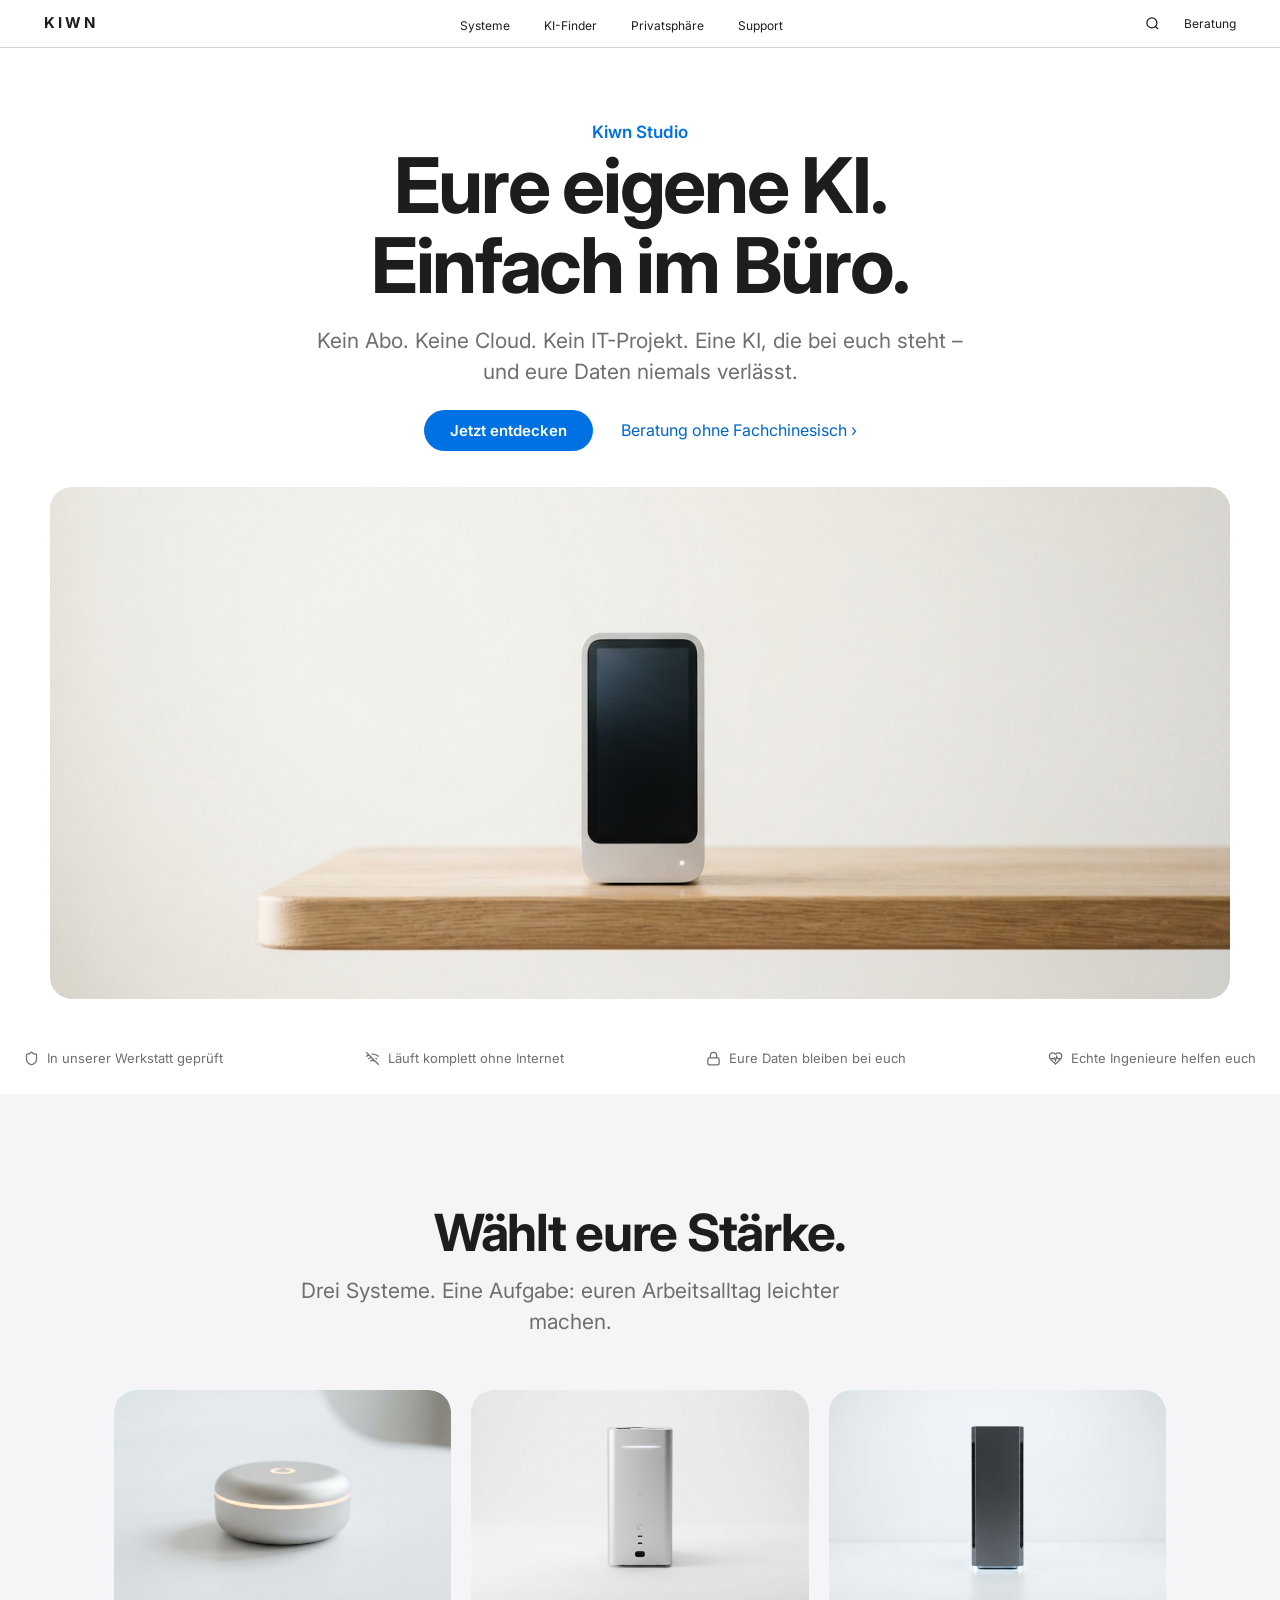
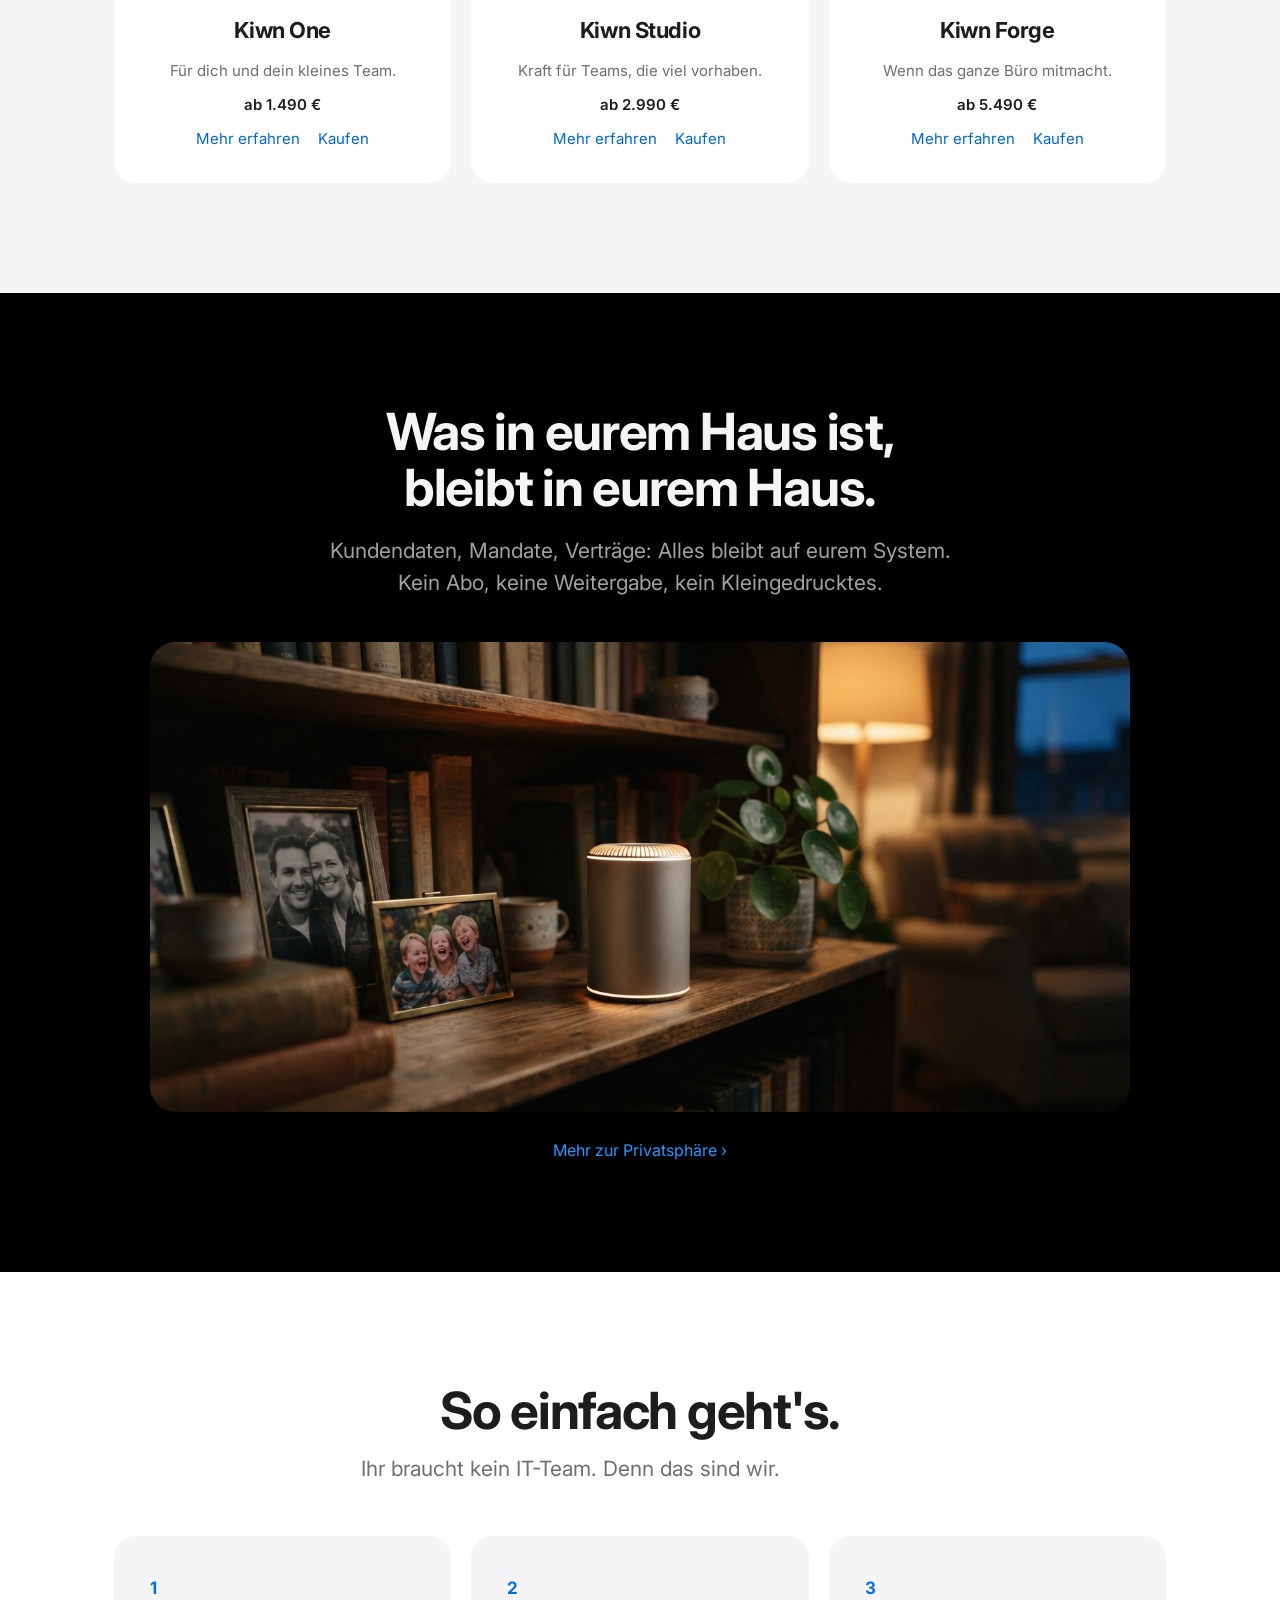
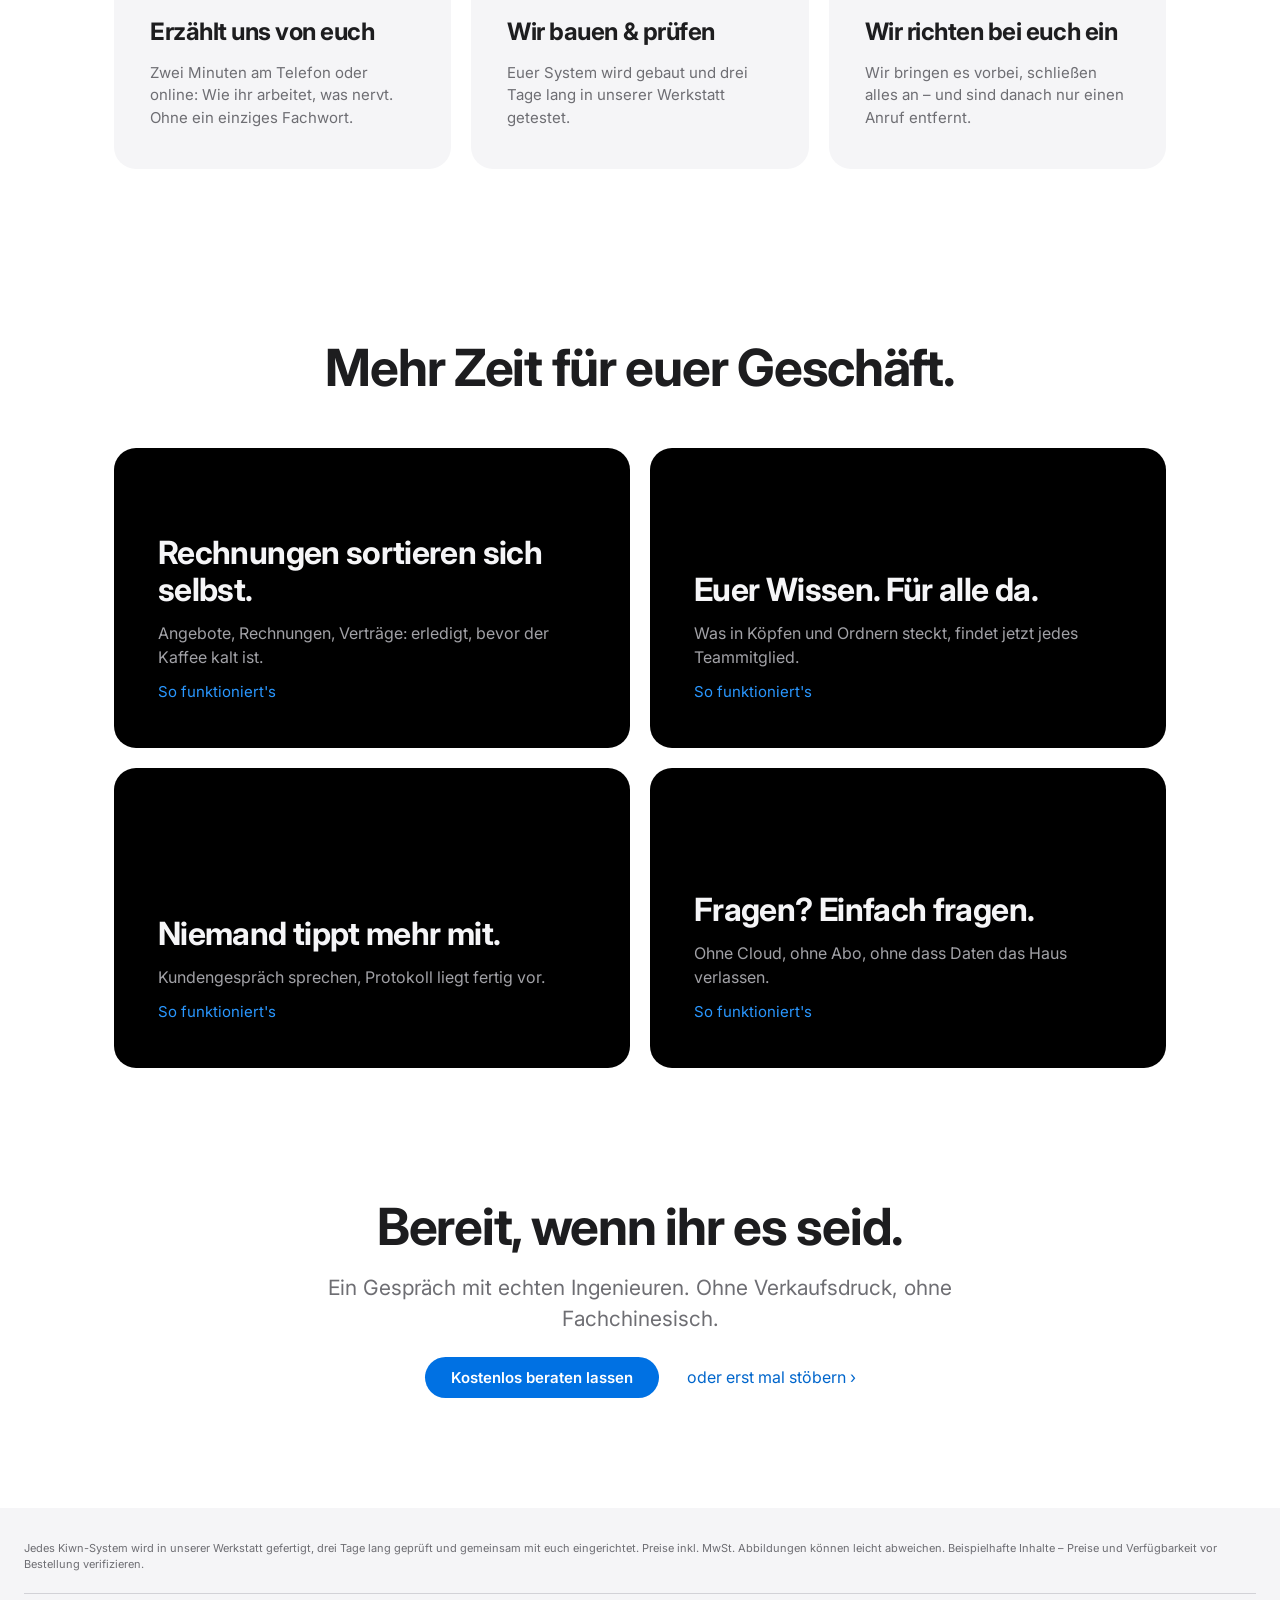
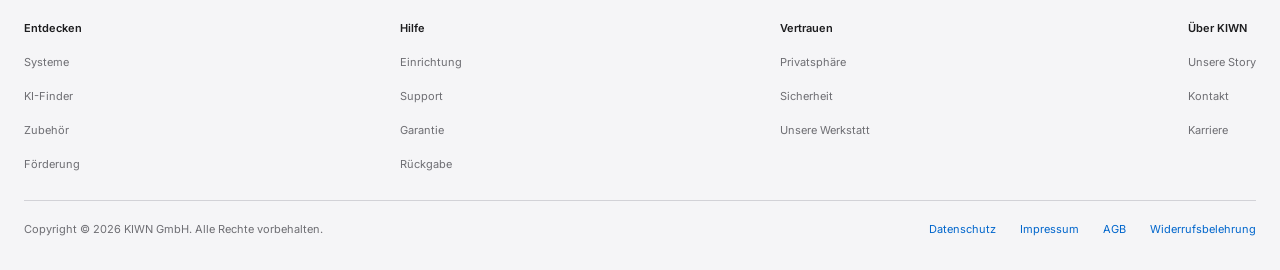
<file: index.html>
<!DOCTYPE html>
<html lang="de">
<head>
<meta charset="UTF-8">
<meta name="viewport" content="width=device-width, initial-scale=1">
<title>KIWN – Eure eigene KI. Einfach im Büro.</title>
<meta name="description" content="Konfigurierte lokale KI-Systeme für Unternehmen. Kein Abo, keine Cloud. Gebaut, geprüft und bei euch eingerichtet.">
<link rel="preconnect" href="https://fonts.googleapis.com">
<link href="https://fonts.googleapis.com/css2?family=Inter:wght@400;500;600;700&display=swap" rel="stylesheet">
<link rel="stylesheet" href="css/style.css">
</head>
<body>
<header class="nav">
  <div class="nav-in">
    <a class="logo" href="index.html">KIWN</a>
    <nav aria-label="Hauptnavigation">
      <ul class="nav-links">
        <li><a href="katalog.html">Systeme</a></li>
        <li><a href="konfigurator.html">KI-Finder</a></li>
        <li><a href="privatsphaere.html">Privatsphäre</a></li>
        <li><a href="#">Support</a></li>
      </ul>
    </nav>
    <div class="nav-right">
      <a href="#" class="nav-icon" aria-label="Suche"><svg width="15" height="15" viewBox="0 0 24 24" fill="none" stroke="currentColor" stroke-width="2"><circle cx="11" cy="11" r="8"/><path d="m21 21-4.3-4.3"/></svg></a>
      <a href="beratung.html">Beratung</a>
    </div>
    <button class="menu-btn" type="button" aria-expanded="false" aria-controls="mobileMenu" aria-label="Menü öffnen"><svg width="20" height="20" viewBox="0 0 24 24" fill="none" stroke="currentColor" stroke-width="2"><line x1="3" y1="6" x2="21" y2="6"/><line x1="3" y1="12" x2="21" y2="12"/><line x1="3" y1="18" x2="21" y2="18"/></svg></button>
</div>
</header>
<nav class="mobile-menu" id="mobileMenu" hidden aria-label="Mobiles Menü">
  <a href="katalog.html">Systeme</a>
  <a href="konfigurator.html">KI-Finder</a>
  <a href="privatsphaere.html">Privatsphäre</a>
  <a href="#">Support</a>
  <a class="btn" href="beratung.html">Beratung</a>
</nav>

<main>
  <section class="hero">
    <p class="eyebrow">Kiwn Studio</p>
    <h1 class="display">Eure eigene KI.<br>Einfach im Büro.</h1>
    <p class="lead">Kein Abo. Keine Cloud. Kein IT-Projekt. Eine KI, die bei euch steht – und eure Daten niemals verlässt.</p>
    <div class="cta-row">
      <a class="btn" href="katalog.html">Jetzt entdecken</a>
      <a class="link chev" href="beratung.html">Beratung ohne Fachchinesisch</a>
    </div>
    <div class="hero-img" role="img" aria-label="Kiwn Studio – schlankes Aluminium-Gehäuse auf einem hellen Schreibtisch"></div>
  </section>

  <div class="wrap-wide"><div class="trust" role="list">
    <span class="trust-item" role="listitem"><svg width="15" height="15" viewBox="0 0 24 24" fill="none" stroke="currentColor" stroke-width="2"><path d="M20 13c0 5-3.5 7.5-7.66 8.95a1 1 0 0 1-.67-.01C7.5 20.5 4 18 4 13V6a1 1 0 0 1 1-1c2 0 4.5-1.2 6.24-2.72a1.17 1.17 0 0 1 1.52 0C14.51 3.81 17 5 19 5a1 1 0 0 1 1 1z"/></svg>In unserer Werkstatt geprüft</span>
    <span class="trust-item" role="listitem"><svg width="15" height="15" viewBox="0 0 24 24" fill="none" stroke="currentColor" stroke-width="2"><line x1="2" y1="2" x2="22" y2="22"/><path d="M8.5 16.5a5 5 0 0 1 7 0"/><path d="M2 8.82a15 15 0 0 1 4.17-2.65"/><path d="M10.66 5c4.01-.36 8.14.9 11.34 3.76"/><path d="M16.85 11.25a10 10 0 0 1 2.22 1.68"/><path d="M5 13a10 10 0 0 1 5.24-2.76"/><line x1="12" y1="20" x2="12.01" y2="20"/></svg>Läuft komplett ohne Internet</span>
    <span class="trust-item" role="listitem"><svg width="15" height="15" viewBox="0 0 24 24" fill="none" stroke="currentColor" stroke-width="2"><rect width="18" height="11" x="3" y="11" rx="2"/><path d="M7 11V7a5 5 0 0 1 10 0v4"/></svg>Eure Daten bleiben bei euch</span>
    <span class="trust-item" role="listitem"><svg width="15" height="15" viewBox="0 0 24 24" fill="none" stroke="currentColor" stroke-width="2"><path d="M19 14c1.49-1.46 3-3.21 3-5.5A5.5 5.5 0 0 0 16.5 3c-1.76 0-3 .5-4.5 2-1.5-1.5-2.74-2-4.5-2A5.5 5.5 0 0 0 2 8.5c0 2.3 1.5 4.05 3 5.5l7 7Z"/><path d="M3.22 12H9.5l.5-1 2 4.5 2-7 1.5 3.5h5.27"/></svg>Echte Ingenieure helfen euch</span>
  </div></div>

  <section class="gray reveal">
    <div class="wrap">
      <div class="sec-head"><h2 class="sec">Wählt eure Stärke.</h2><p class="lead">Drei Systeme. Eine Aufgabe: euren Arbeitsalltag leichter machen.</p></div>
      <div class="grid-3">
        <div class="card img-card">
          <div class="photo" style="background-image:url(img/generated-2.png)" role="img" aria-label="Kiwn One"></div>
          <div class="body">
            <h3 class="card-t">Kiwn One</h3><p>Für dich und dein kleines Team.</p>
            <span class="price">ab 1.490 €</span>
            <div class="card-links"><a href="produkt.html" class="chev">Mehr erfahren</a><a href="katalog.html">Kaufen</a></div>
          </div>
        </div>
        <div class="card img-card">
          <div class="photo" style="background-image:url(img/generated-1.png)" role="img" aria-label="Kiwn Studio"></div>
          <div class="body">
            <h3 class="card-t">Kiwn Studio</h3><p>Kraft für Teams, die viel vorhaben.</p>
            <span class="price">ab 2.990 €</span>
            <div class="card-links"><a href="produkt.html" class="chev">Mehr erfahren</a><a href="katalog.html">Kaufen</a></div>
          </div>
        </div>
        <div class="card img-card">
          <div class="photo" style="background-image:url(img/generated-3.png)" role="img" aria-label="Kiwn Forge"></div>
          <div class="body">
            <h3 class="card-t">Kiwn Forge</h3><p>Wenn das ganze Büro mitmacht.</p>
            <span class="price">ab 5.490 €</span>
            <div class="card-links"><a href="katalog.html" class="chev">Mehr erfahren</a><a href="katalog.html">Kaufen</a></div>
          </div>
        </div>
      </div>
    </div>
  </section>

  <section class="dark center reveal">
    <div class="wrap">
      <h2 class="sec">Was in eurem Haus ist,<br>bleibt in eurem Haus.</h2>
      <p class="lead" style="max-width:640px;margin:20px auto 0">Kundendaten, Mandate, Verträge: Alles bleibt auf eurem System. Kein Abo, keine Weitergabe, kein Kleingedrucktes.</p>
      <div style="max-width:980px;height:470px;margin:44px auto 0;border-radius:26px;background:url(img/generated-4.png) center/cover" role="img" aria-label="Kiwn-Gerät mit warmem Licht im Wohnregal"></div>
      <p style="margin-top:26px"><a class="link chev" href="privatsphaere.html" style="color:#2997ff">Mehr zur Privatsphäre</a></p>
    </div>
  </section>

  <section class="reveal">
    <div class="wrap">
      <div class="sec-head"><h2 class="sec">So einfach geht's.</h2><p class="lead">Ihr braucht kein IT-Team. Denn das sind wir.</p></div>
      <div class="step-grid">
        <div class="step-card"><span class="num">1</span><h3 class="card-t">Erzählt uns von euch</h3><p>Zwei Minuten am Telefon oder online: Wie ihr arbeitet, was nervt. Ohne ein einziges Fachwort.</p></div>
        <div class="step-card"><span class="num">2</span><h3 class="card-t">Wir bauen &amp; prüfen</h3><p>Euer System wird gebaut und drei Tage lang in unserer Werkstatt getestet.</p></div>
        <div class="step-card"><span class="num">3</span><h3 class="card-t">Wir richten bei euch ein</h3><p>Wir bringen es vorbei, schließen alles an – und sind danach nur einen Anruf entfernt.</p></div>
      </div>
    </div>
  </section>

  <section class="tight reveal" style="padding-bottom:20px">
    <div class="wrap">
      <div class="sec-head"><h2 class="sec">Mehr Zeit für euer Geschäft.</h2></div>
      <div class="grid-2">
        <div class="tile"><h3>Rechnungen sortieren sich selbst.</h3><p>Angebote, Rechnungen, Verträge: erledigt, bevor der Kaffee kalt ist.</p><a class="chev" href="produkt.html">So funktioniert's</a></div>
        <div class="tile"><h3>Euer Wissen. Für alle da.</h3><p>Was in Köpfen und Ordnern steckt, findet jetzt jedes Teammitglied.</p><a class="chev" href="produkt.html">So funktioniert's</a></div>
        <div class="tile"><h3>Niemand tippt mehr mit.</h3><p>Kundengespräch sprechen, Protokoll liegt fertig vor.</p><a class="chev" href="produkt.html">So funktioniert's</a></div>
        <div class="tile"><h3>Fragen? Einfach fragen.</h3><p>Ohne Cloud, ohne Abo, ohne dass Daten das Haus verlassen.</p><a class="chev" href="produkt.html">So funktioniert's</a></div>
      </div>
    </div>
  </section>

  <section class="center reveal">
    <div class="wrap">
      <h2 class="sec">Bereit, wenn ihr es seid.</h2>
      <p class="lead" style="max-width:640px;margin:18px auto 0">Ein Gespräch mit echten Ingenieuren. Ohne Verkaufsdruck, ohne Fachchinesisch.</p>
      <div class="cta-row">
        <a class="btn" href="beratung.html">Kostenlos beraten lassen</a>
        <a class="link chev" href="katalog.html">oder erst mal stöbern</a>
      </div>
    </div>
  </section>
</main>

<footer>
  <div class="wrap-wide">
    <p class="legal">Jedes Kiwn-System wird in unserer Werkstatt gefertigt, drei Tage lang geprüft und gemeinsam mit euch eingerichtet. Preise inkl. MwSt. Abbildungen können leicht abweichen. Beispielhafte Inhalte – Preise und Verfügbarkeit vor Bestellung verifizieren.</p>
    <div class="foot-cols">
      <div><h4>Entdecken</h4><ul><li><a href="katalog.html">Systeme</a></li><li><a href="konfigurator.html">KI-Finder</a></li><li><a href="#">Zubehör</a></li><li><a href="#">Förderung</a></li></ul></div>
      <div><h4>Hilfe</h4><ul><li><a href="#">Einrichtung</a></li><li><a href="#">Support</a></li><li><a href="#">Garantie</a></li><li><a href="#">Rückgabe</a></li></ul></div>
      <div><h4>Vertrauen</h4><ul><li><a href="privatsphaere.html">Privatsphäre</a></li><li><a href="#">Sicherheit</a></li><li><a href="#">Unsere Werkstatt</a></li></ul></div>
      <div><h4>Über KIWN</h4><ul><li><a href="#">Unsere Story</a></li><li><a href="beratung.html">Kontakt</a></li><li><a href="#">Karriere</a></li></ul></div>
    </div>
    <div class="foot-bottom">
      <span>Copyright © 2025 KIWN GmbH. Alle Rechte vorbehalten.</span>
      <nav aria-label="Rechtliches"><a href="#">Datenschutz</a><a href="#">Impressum</a><a href="#">AGB</a><a href="#">Widerrufsbelehrung</a></nav>
    </div>
  </div>
</footer>
<script src="js/main.js"></script>
</body>
</html>
</file>
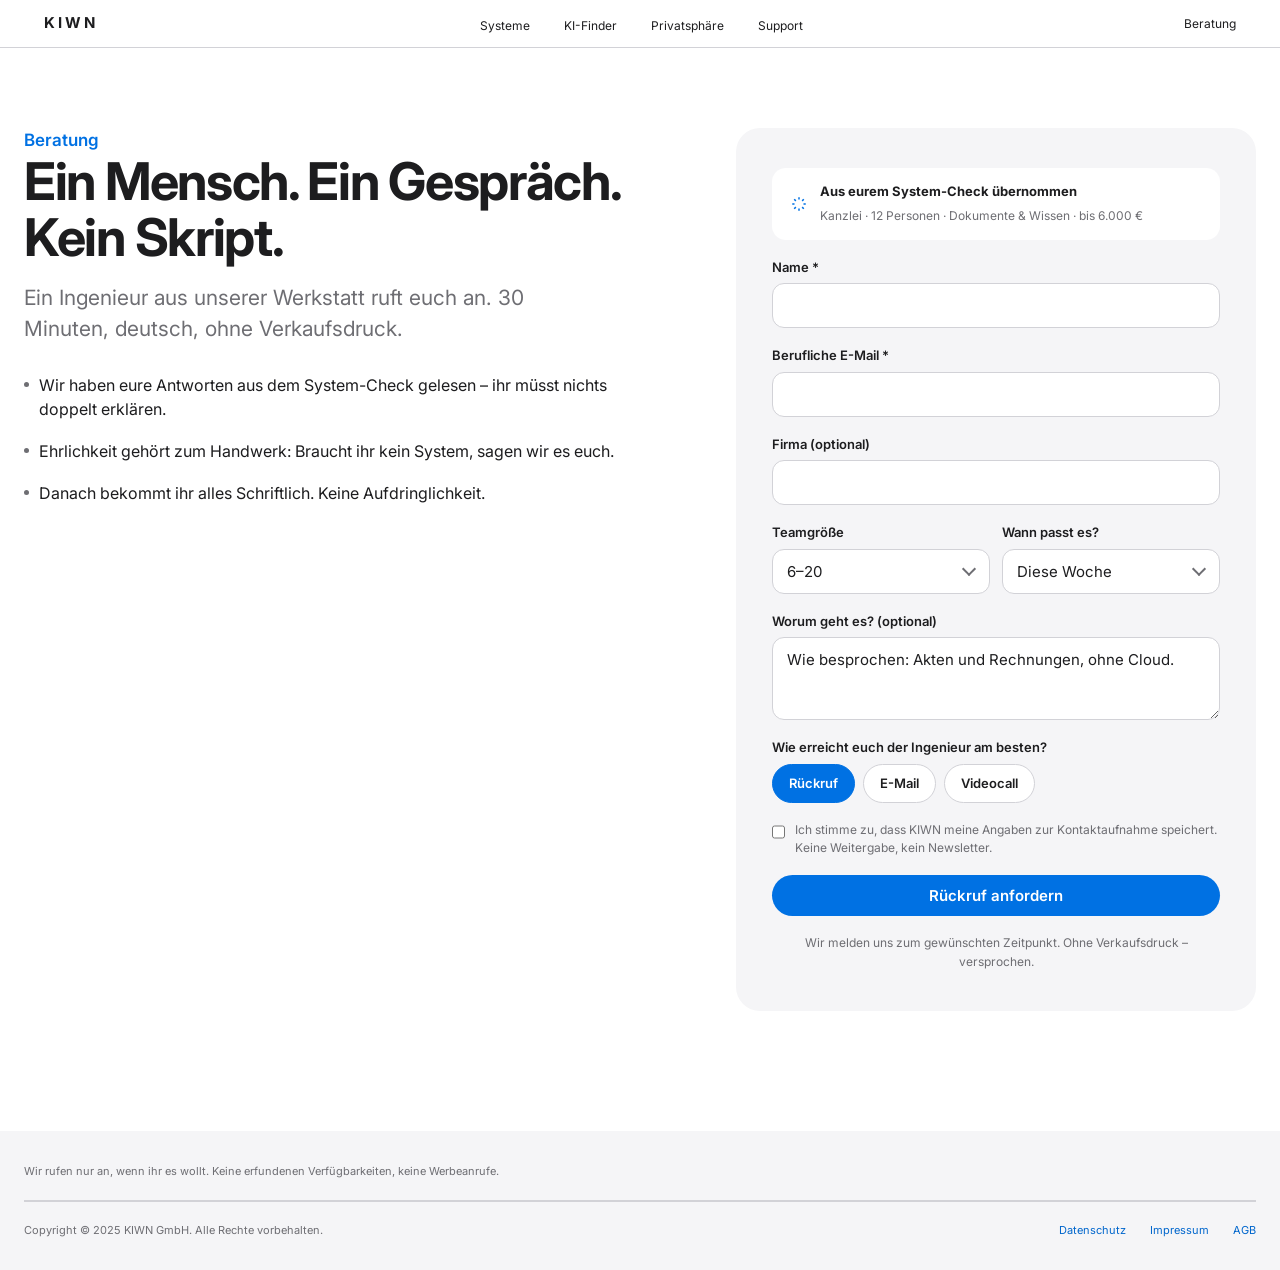
<file: beratung.html>
<!DOCTYPE html>
<html lang="de">
<head>
<meta charset="UTF-8">
<meta name="viewport" content="width=device-width, initial-scale=1">
<title>Beratung – KIWN</title>
<link href="https://fonts.googleapis.com/css2?family=Inter:wght@400;500;600;700&display=swap" rel="stylesheet">
<link rel="stylesheet" href="css/style.css">
</head>
<body>
<header class="nav">
  <div class="nav-in">
    <a class="logo" href="index.html">KIWN</a>
    <nav aria-label="Hauptnavigation"><ul class="nav-links">
      <li><a href="katalog.html">Systeme</a></li><li><a href="konfigurator.html">KI-Finder</a></li><li><a href="privatsphaere.html">Privatsphäre</a></li><li><a href="#">Support</a></li>
    </ul></nav>
    <div class="nav-right"><a href="beratung.html" aria-current="page">Beratung</a></div>
    <button class="menu-btn" type="button" aria-expanded="false" aria-controls="mobileMenu" aria-label="Menü öffnen"><svg width="20" height="20" viewBox="0 0 24 24" fill="none" stroke="currentColor" stroke-width="2"><line x1="3" y1="6" x2="21" y2="6"/><line x1="3" y1="12" x2="21" y2="12"/><line x1="3" y1="18" x2="21" y2="18"/></svg></button>
</div>
</header>
<nav class="mobile-menu" id="mobileMenu" hidden aria-label="Mobiles Menü">
  <a href="katalog.html">Systeme</a>
  <a href="konfigurator.html">KI-Finder</a>
  <a href="privatsphaere.html">Privatsphäre</a>
  <a href="#">Support</a>
  <a class="btn" href="beratung.html">Beratung</a>
</nav>

<main>
  <div class="wrap-wide consult" style="display:grid;grid-template-columns:1fr 520px;gap:90px;padding-top:80px;padding-bottom:120px;align-items:start">
    <div>
      <p class="eyebrow">Beratung</p>
      <h1 class="page" style="font-size:clamp(34px,4.4vw,52px)">Ein Mensch. Ein Gespräch. Kein Skript.</h1>
      <p class="lead" style="margin-top:16px;max-width:520px">Ein Ingenieur aus unserer Werkstatt ruft euch an. 30 Minuten, deutsch, ohne Verkaufsdruck.</p>
      <ul class="fit-list" style="margin-top:28px;gap:18px">
        <li>Wir haben eure Antworten aus dem System-Check gelesen – ihr müsst nichts doppelt erklären.</li>
        <li>Ehrlichkeit gehört zum Handwerk: Braucht ihr kein System, sagen wir es euch.</li>
        <li>Danach bekommt ihr alles Schriftlich. Keine Aufdringlichkeit.</li>
      </ul>
    </div>

    <form class="card" style="background:var(--gray);border-radius:24px;gap:18px" id="consultForm" novalidate>
      <div class="card" style="flex-direction:row;gap:12px;align-items:center;padding:14px 18px;border-radius:14px">
        <svg width="18" height="18" viewBox="0 0 24 24" fill="none" stroke="var(--blue)" stroke-width="2"><path d="M12 3v3m0 12v3M3 12h3m12 0h3M5.6 5.6l2.2 2.2m8.4 8.4 2.2 2.2m0-12.8-2.2 2.2M7.8 16.2l-2.2 2.2"/></svg>
        <div><strong style="font-size:13px;display:block" id="prefillHead">Aus eurem System-Check übernommen</strong>
        <span style="font-size:12px;color:var(--sub)" id="prefillText">Kanzlei · 12 Personen · Dokumente &amp; Wissen · bis 6.000 €</span></div>
      </div>
      <div class="field"><label for="name">Name *</label><input class="input" id="name" required autocomplete="name"><span class="err-msg">Bitte sagt uns euren Namen.</span></div>
      <div class="field"><label for="email">Berufliche E-Mail *</label><input class="input" id="email" type="email" required autocomplete="email"><span class="err-msg">Bitte eine gültige E-Mail-Adresse angeben.</span></div>
      <div class="field"><label for="company">Firma (optional)</label><input class="input" id="company" autocomplete="organization"></div>
      <div style="display:grid;grid-template-columns:1fr 1fr;gap:12px">
        <div class="field"><label for="team">Teamgröße</label><div class="select-wrap"><select class="input" id="team"><option>1–5</option><option selected>6–20</option><option>21–50</option><option>50+</option></select></div></div>
        <div class="field"><label for="when">Wann passt es?</label><div class="select-wrap"><select class="input" id="when"><option>So schnell wie möglich</option><option selected>Diese Woche</option><option>Nächste Woche</option><option>Erst mal unverbindlich</option></select></div></div>
      </div>
      <div class="field"><label for="topic">Worum geht es? (optional)</label><textarea class="input" id="topic" rows="3">Wie besprochen: Akten und Rechnungen, ohne Cloud.</textarea></div>
      <div class="field"><label>Wie erreicht euch der Ingenieur am besten?</label>
        <div style="display:flex;gap:8px;flex-wrap:wrap">
          <label class="radio-pill"><input type="radio" name="way" checked>Rückruf</label>
          <label class="radio-pill"><input type="radio" name="way">E-Mail</label>
          <label class="radio-pill"><input type="radio" name="way">Videocall</label>
        </div>
      </div>
      <label class="check"><input type="checkbox" id="consent" required>Ich stimme zu, dass KIWN meine Angaben zur Kontaktaufnahme speichert. Keine Weitergabe, kein Newsletter.</label>
      <button class="btn" style="width:100%" type="submit">Rückruf anfordern</button>
      <p class="center" style="font-size:12px;color:var(--sub)">Wir melden uns zum gewünschten Zeitpunkt. Ohne Verkaufsdruck – versprochen.</p>
    </form>
  </div>
</main>

<footer>
  <div class="wrap-wide">
    <p class="legal">Wir rufen nur an, wenn ihr es wollt. Keine erfundenen Verfügbarkeiten, keine Werbeanrufe.</p>
    <div class="foot-bottom">
      <span>Copyright © 2025 KIWN GmbH. Alle Rechte vorbehalten.</span>
      <nav aria-label="Rechtliches"><a href="privatsphaere.html">Datenschutz</a><a href="#">Impressum</a><a href="#">AGB</a></nav>
    </div>
  </div>
</footer>
<script>
  // Prefill aus dem System-Check (sessionStorage)
  (function(){
    var s = sessionStorage.getItem('kiln-summary');
    if(s && location.hash === '#prefill'){
      document.getElementById('prefillText').textContent = s.replace('KIWN-System-Check: ','');
    }
  })();
  // Validierung + Sende-Zustand (Demo: kein echtes Backend)
  document.getElementById('consultForm').addEventListener('submit', function(e){
    e.preventDefault();
    var ok = true;
    var n = document.getElementById('name'), m = document.getElementById('email'), c = document.getElementById('consent');
    n.classList.toggle('invalid', !n.value.trim()); if(!n.value.trim()) ok = false;
    var mailOk = /^[^\s@]+@[^\s@]+\.[^\s@]+$/.test(m.value); m.classList.toggle('invalid', !mailOk); if(!mailOk) ok = false;
    if(!c.checked) ok = false;
    if(ok){ var b = this.querySelector('button[type=submit]'); b.textContent = 'Angekommen – wir melden uns.'; b.disabled = true; }
  });
</script>
</body>
</html>
</file>
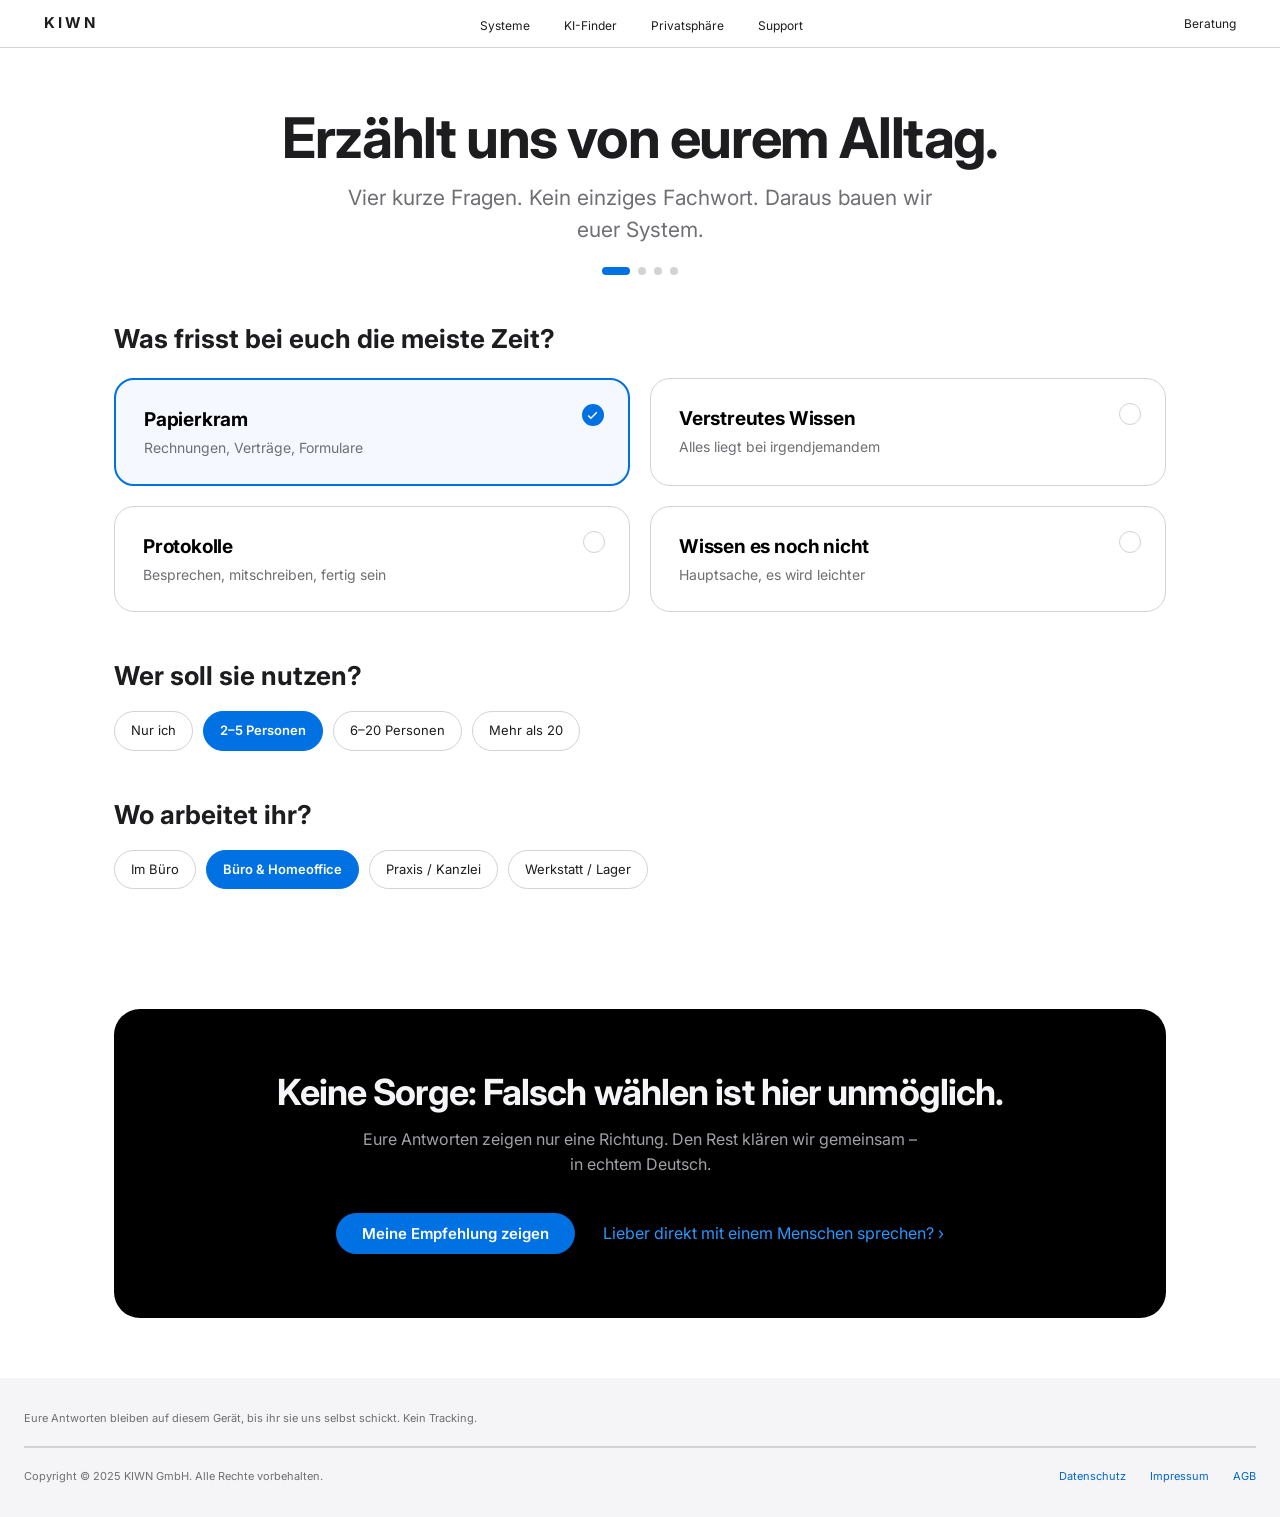
<file: finder.html>
<!DOCTYPE html>
<html lang="de">
<head>
<meta charset="UTF-8">
<meta name="viewport" content="width=device-width, initial-scale=1">
<title>KI-Finder – KIWN</title>
<link href="https://fonts.googleapis.com/css2?family=Inter:wght@400;500;600;700&display=swap" rel="stylesheet">
<link rel="stylesheet" href="css/style.css">
</head>
<body>
<header class="nav">
  <div class="nav-in">
    <a class="logo" href="index.html">KIWN</a>
    <nav aria-label="Hauptnavigation"><ul class="nav-links">
      <li><a href="katalog.html">Systeme</a></li><li><a href="konfigurator.html" aria-current="page">KI-Finder</a></li><li><a href="privatsphaere.html">Privatsphäre</a></li><li><a href="#">Support</a></li>
    </ul></nav>
    <div class="nav-right"><a href="beratung.html">Beratung</a></div>
    <button class="menu-btn" type="button" aria-expanded="false" aria-controls="mobileMenu" aria-label="Menü öffnen"><svg width="20" height="20" viewBox="0 0 24 24" fill="none" stroke="currentColor" stroke-width="2"><line x1="3" y1="6" x2="21" y2="6"/><line x1="3" y1="12" x2="21" y2="12"/><line x1="3" y1="18" x2="21" y2="18"/></svg></button>
</div>
</header>
<nav class="mobile-menu" id="mobileMenu" hidden aria-label="Mobiles Menü">
  <a href="katalog.html">Systeme</a>
  <a href="konfigurator.html">KI-Finder</a>
  <a href="privatsphaere.html">Privatsphäre</a>
  <a href="#">Support</a>
  <a class="btn" href="beratung.html">Beratung</a>
</nav>

<main>
  <section class="tight center" style="padding-bottom:20px">
    <div class="wrap">
      <h1 class="page">Erzählt uns von eurem Alltag.</h1>
      <p class="lead" style="max-width:600px;margin:14px auto 0">Vier kurze Fragen. Kein einziges Fachwort. Daraus bauen wir euer System.</p>
      <div style="display:flex;gap:8px;justify-content:center;margin-top:22px" aria-hidden="true">
        <span style="width:28px;height:8px;border-radius:4px;background:var(--blue)"></span>
        <span style="width:8px;height:8px;border-radius:4px;background:var(--line)"></span>
        <span style="width:8px;height:8px;border-radius:4px;background:var(--line)"></span>
        <span style="width:8px;height:8px;border-radius:4px;background:var(--line)"></span>
      </div>
    </div>
  </section>

  <section class="tight" style="padding-top:24px">
    <div class="wrap">
      <h2 class="card-t" style="font-size:26px;margin-bottom:20px">Was frisst bei euch die meiste Zeit?</h2>
      <div class="grid-2" id="uc">
        <button class="opt-card" aria-pressed="true"><span class="oc-check" aria-hidden="true"></span><h4>Papierkram</h4><p>Rechnungen, Verträge, Formulare</p></button>
        <button class="opt-card" aria-pressed="false"><span class="oc-check" aria-hidden="true"></span><h4>Verstreutes Wissen</h4><p>Alles liegt bei irgendjemandem</p></button>
        <button class="opt-card" aria-pressed="false"><span class="oc-check" aria-hidden="true"></span><h4>Protokolle</h4><p>Besprechen, mitschreiben, fertig sein</p></button>
        <button class="opt-card" aria-pressed="false"><span class="oc-check" aria-hidden="true"></span><h4>Wissen es noch nicht</h4><p>Hauptsache, es wird leichter</p></button>
      </div>

      <h2 class="card-t" style="font-size:26px;margin:44px 0 16px">Wer soll sie nutzen?</h2>
      <div style="display:flex;gap:10px;flex-wrap:wrap">
        <label class="radio-pill"><input type="radio" name="who">Nur ich</label>
        <label class="radio-pill"><input type="radio" name="who" checked>2–5 Personen</label>
        <label class="radio-pill"><input type="radio" name="who">6–20 Personen</label>
        <label class="radio-pill"><input type="radio" name="who">Mehr als 20</label>
      </div>

      <h2 class="card-t" style="font-size:26px;margin:44px 0 16px">Wo arbeitet ihr?</h2>
      <div style="display:flex;gap:10px;flex-wrap:wrap">
        <label class="radio-pill"><input type="radio" name="where">Im Büro</label>
        <label class="radio-pill"><input type="radio" name="where" checked>Büro &amp; Homeoffice</label>
        <label class="radio-pill"><input type="radio" name="where">Praxis / Kanzlei</label>
        <label class="radio-pill"><input type="radio" name="where">Werkstatt / Lager</label>
      </div>
    </div>
  </section>

  <section class="tight">
    <div class="wrap">
      <div class="card center-card" style="background:var(--dark);color:#f5f5f7;border-radius:26px;padding:64px 48px">
        <h2 class="sec" style="font-size:clamp(26px,3.4vw,36px);color:#f5f5f7">Keine Sorge: Falsch wählen ist hier unmöglich.</h2>
        <p style="color:#a1a1a6;max-width:560px;font-size:16px">Eure Antworten zeigen nur eine Richtung. Den Rest klären wir gemeinsam – in echtem Deutsch.</p>
        <div class="cta-row">
          <a class="btn" href="konfigurator.html">Meine Empfehlung zeigen</a>
          <a class="link chev" href="beratung.html" style="color:#2997ff">Lieber direkt mit einem Menschen sprechen?</a>
        </div>
      </div>
    </div>
  </section>
</main>

<footer>
  <div class="wrap-wide">
    <p class="legal">Eure Antworten bleiben auf diesem Gerät, bis ihr sie uns selbst schickt. Kein Tracking.</p>
    <div class="foot-bottom">
      <span>Copyright © 2025 KIWN GmbH. Alle Rechte vorbehalten.</span>
      <nav aria-label="Rechtliches"><a href="privatsphaere.html">Datenschutz</a><a href="#">Impressum</a><a href="#">AGB</a></nav>
    </div>
  </div>
</footer>
<script>
  document.querySelectorAll('#uc .opt-card').forEach(c=>c.addEventListener('click',()=>c.setAttribute('aria-pressed',String(c.getAttribute('aria-pressed')!=='true'))));
</script>
</body>
</html>
</file>
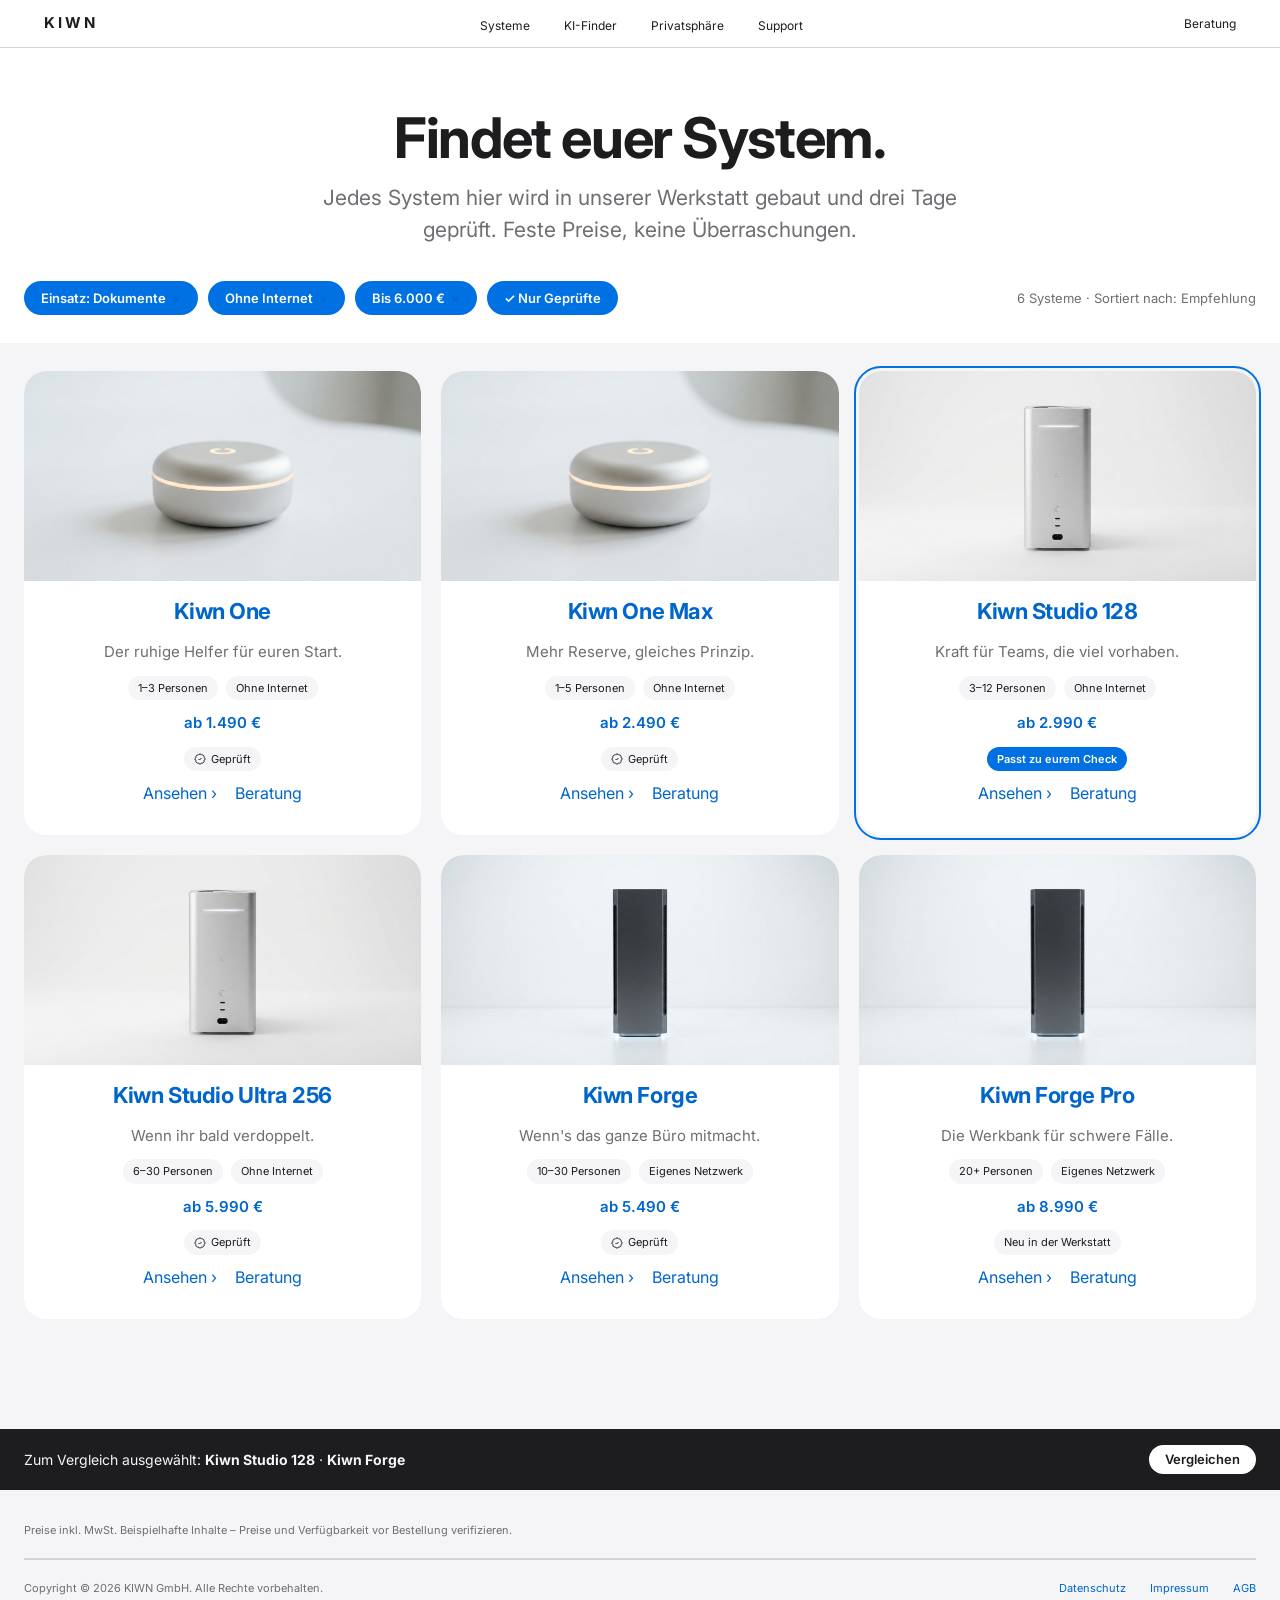
<file: katalog.html>
<!DOCTYPE html>
<html lang="de">
<head>
<meta charset="UTF-8">
<meta name="viewport" content="width=device-width, initial-scale=1">
<title>Systeme – KIWN</title>
<link href="https://fonts.googleapis.com/css2?family=Inter:wght@400;500;600;700&display=swap" rel="stylesheet">
<link rel="stylesheet" href="css/style.css">
</head>
<body>
<header class="nav">
  <div class="nav-in">
    <a class="logo" href="index.html">KIWN</a>
    <nav aria-label="Hauptnavigation"><ul class="nav-links">
      <li><a href="katalog.html" aria-current="page">Systeme</a></li><li><a href="konfigurator.html">KI-Finder</a></li><li><a href="privatsphaere.html">Privatsphäre</a></li><li><a href="#">Support</a></li>
    </ul></nav>
    <div class="nav-right"><a href="beratung.html">Beratung</a></div>
    <button class="menu-btn" type="button" aria-expanded="false" aria-controls="mobileMenu" aria-label="Menü öffnen"><svg width="20" height="20" viewBox="0 0 24 24" fill="none" stroke="currentColor" stroke-width="2"><line x1="3" y1="6" x2="21" y2="6"/><line x1="3" y1="12" x2="21" y2="12"/><line x1="3" y1="18" x2="21" y2="18"/></svg></button>
</div>
</header>
<nav class="mobile-menu" id="mobileMenu" hidden aria-label="Mobiles Menü">
  <a href="katalog.html">Systeme</a>
  <a href="konfigurator.html">KI-Finder</a>
  <a href="privatsphaere.html">Privatsphäre</a>
  <a href="#">Support</a>
  <a class="btn" href="beratung.html">Beratung</a>
</nav>

<main>
  <section class="tight center" style="padding-bottom:36px">
    <div class="wrap">
      <h1 class="page">Findet euer System.</h1>
      <p class="lead" style="max-width:640px;margin:14px auto 0">Jedes System hier wird in unserer Werkstatt gebaut und drei Tage geprüft. Feste Preise, keine Überraschungen.</p>
    </div>
  </section>

  <div class="wrap-wide">
    <div class="filter-bar" role="group" aria-label="Filter">
      <button class="chip selected" aria-pressed="true">Einsatz: Dokumente <span class="x" aria-hidden="true">×</span></button>
      <button class="chip selected" aria-pressed="true">Ohne Internet <span class="x" aria-hidden="true">×</span></button>
      <button class="chip selected" aria-pressed="true">Bis 6.000 € <span class="x" aria-hidden="true">×</span></button>
      <button class="chip selected" aria-pressed="true" aria-label="Nur geprüfte Systeme, aktiv">✓ Nur Geprüfte</button>
      <span class="count" id="count">6 Systeme · Sortiert nach: Empfehlung</span>
    </div>
  </div>

  <section class="tight gray" style="padding:0 0 110px;padding-top:0">
    <div class="wrap-wide" style="padding-top:28px">
      <div class="grid-3" id="grid">
        <!-- Karten werden aus js/katalog-data befüllt: statisch hier für Robustheit -->
        <a class="card img-card" href="produkt.html">
          <div class="photo" style="background-image:url(img/generated-2.png)"></div>
          <div class="body"><h3 class="card-t">Kiwn One</h3><p>Der ruhige Helfer für euren Start.</p>
          <div class="card-links" style="gap:8px"><span class="badge">1–3 Personen</span><span class="badge">Ohne Internet</span></div>
          <span class="price">ab 1.490 €</span>
          <div class="card-links"><span class="badge"><svg viewBox="0 0 24 24" fill="none" stroke="currentColor" stroke-width="2"><path d="M3.85 8.62a4 4 0 0 1 4.78-4.77 4 4 0 0 1 6.74 0 4 4 0 0 1 4.78 4.78 4 4 0 0 1 0 6.74 4 4 0 0 1-4.77 4.78 4 4 0 0 1-6.75 0 4 4 0 0 1-4.78-4.77 4 4 0 0 1 0-6.76Z"/><path d="m9 12 2 2 4-4"/></svg>Geprüft</span></div>
          <div class="card-links"><span class="link chev">Ansehen</span><span class="link">Beratung</span></div></div>
        </a>
        <a class="card img-card" href="produkt.html">
          <div class="photo" style="background-image:url(img/generated-2.png)"></div>
          <div class="body"><h3 class="card-t">Kiwn One Max</h3><p>Mehr Reserve, gleiches Prinzip.</p>
          <div class="card-links" style="gap:8px"><span class="badge">1–5 Personen</span><span class="badge">Ohne Internet</span></div>
          <span class="price">ab 2.490 €</span>
          <div class="card-links"><span class="badge"><svg viewBox="0 0 24 24" fill="none" stroke="currentColor" stroke-width="2"><path d="M3.85 8.62a4 4 0 0 1 4.78-4.77 4 4 0 0 1 6.74 0 4 4 0 0 1 4.78 4.78 4 4 0 0 1 0 6.74 4 4 0 0 1-4.77 4.78 4 4 0 0 1-6.75 0 4 4 0 0 1-4.78-4.77 4 4 0 0 1 0-6.76Z"/><path d="m9 12 2 2 4-4"/></svg>Geprüft</span></div>
          <div class="card-links"><span class="link chev">Ansehen</span><span class="link">Beratung</span></div></div>
        </a>
        <a class="card img-card" href="produkt.html" style="outline:2px solid var(--blue);outline-offset:3px">
          <div class="photo" style="background-image:url(img/generated-1.png)"></div>
          <div class="body"><h3 class="card-t">Kiwn Studio 128</h3><p>Kraft für Teams, die viel vorhaben.</p>
          <div class="card-links" style="gap:8px"><span class="badge">3–12 Personen</span><span class="badge">Ohne Internet</span></div>
          <span class="price">ab 2.990 €</span>
          <div class="card-links"><span class="badge blue">Passt zu eurem Check</span></div>
          <div class="card-links"><span class="link chev">Ansehen</span><span class="link">Beratung</span></div></div>
        </a>
        <a class="card img-card" href="produkt.html">
          <div class="photo" style="background-image:url(img/generated-1.png)"></div>
          <div class="body"><h3 class="card-t">Kiwn Studio Ultra 256</h3><p>Wenn ihr bald verdoppelt.</p>
          <div class="card-links" style="gap:8px"><span class="badge">6–30 Personen</span><span class="badge">Ohne Internet</span></div>
          <span class="price">ab 5.990 €</span>
          <div class="card-links"><span class="badge"><svg viewBox="0 0 24 24" fill="none" stroke="currentColor" stroke-width="2"><path d="M3.85 8.62a4 4 0 0 1 4.78-4.77 4 4 0 0 1 6.74 0 4 4 0 0 1 4.78 4.78 4 4 0 0 1 0 6.74 4 4 0 0 1-4.77 4.78 4 4 0 0 1-6.75 0 4 4 0 0 1-4.78-4.77 4 4 0 0 1 0-6.76Z"/><path d="m9 12 2 2 4-4"/></svg>Geprüft</span></div>
          <div class="card-links"><span class="link chev">Ansehen</span><span class="link">Beratung</span></div></div>
        </a>
        <a class="card img-card" href="produkt.html">
          <div class="photo" style="background-image:url(img/generated-3.png)"></div>
          <div class="body"><h3 class="card-t">Kiwn Forge</h3><p>Wenn's das ganze Büro mitmacht.</p>
          <div class="card-links" style="gap:8px"><span class="badge">10–30 Personen</span><span class="badge">Eigenes Netzwerk</span></div>
          <span class="price">ab 5.490 €</span>
          <div class="card-links"><span class="badge"><svg viewBox="0 0 24 24" fill="none" stroke="currentColor" stroke-width="2"><path d="M3.85 8.62a4 4 0 0 1 4.78-4.77 4 4 0 0 1 6.74 0 4 4 0 0 1 4.78 4.78 4 4 0 0 1 0 6.74 4 4 0 0 1-4.77 4.78 4 4 0 0 1-6.75 0 4 4 0 0 1-4.78-4.77 4 4 0 0 1 0-6.76Z"/><path d="m9 12 2 2 4-4"/></svg>Geprüft</span></div>
          <div class="card-links"><span class="link chev">Ansehen</span><span class="link">Beratung</span></div></div>
        </a>
        <a class="card img-card" href="produkt.html">
          <div class="photo" style="background-image:url(img/generated-3.png)"></div>
          <div class="body"><h3 class="card-t">Kiwn Forge Pro</h3><p>Die Werkbank für schwere Fälle.</p>
          <div class="card-links" style="gap:8px"><span class="badge">20+ Personen</span><span class="badge">Eigenes Netzwerk</span></div>
          <span class="price">ab 8.990 €</span>
          <div class="card-links"><span class="badge">Neu in der Werkstatt</span></div>
          <div class="card-links"><span class="link chev">Ansehen</span><span class="link">Beratung</span></div></div>
        </a>
      </div>
    </div>
  </section>

  <div class="compare-bar">
    <div class="wrap-wide">
      <span style="font-size:14px">Zum Vergleich ausgewählt: <strong>Kiwn Studio 128</strong> · <strong>Kiwn Forge</strong></span>
      <a class="btn btn-sm" href="#" onclick="return false" aria-disabled="true">Vergleichen</a>
    </div>
  </div>
</main>

<footer>
  <div class="wrap-wide">
    <p class="legal">Preise inkl. MwSt. Beispielhafte Inhalte – Preise und Verfügbarkeit vor Bestellung verifizieren.</p>
    <div class="foot-bottom">
      <span>Copyright © 2025 KIWN GmbH. Alle Rechte vorbehalten.</span>
      <nav aria-label="Rechtliches"><a href="#">Datenschutz</a><a href="#">Impressum</a><a href="#">AGB</a></nav>
    </div>
  </div>
</footer>
<script src="js/main.js"></script>
</body>
</html>
</file>
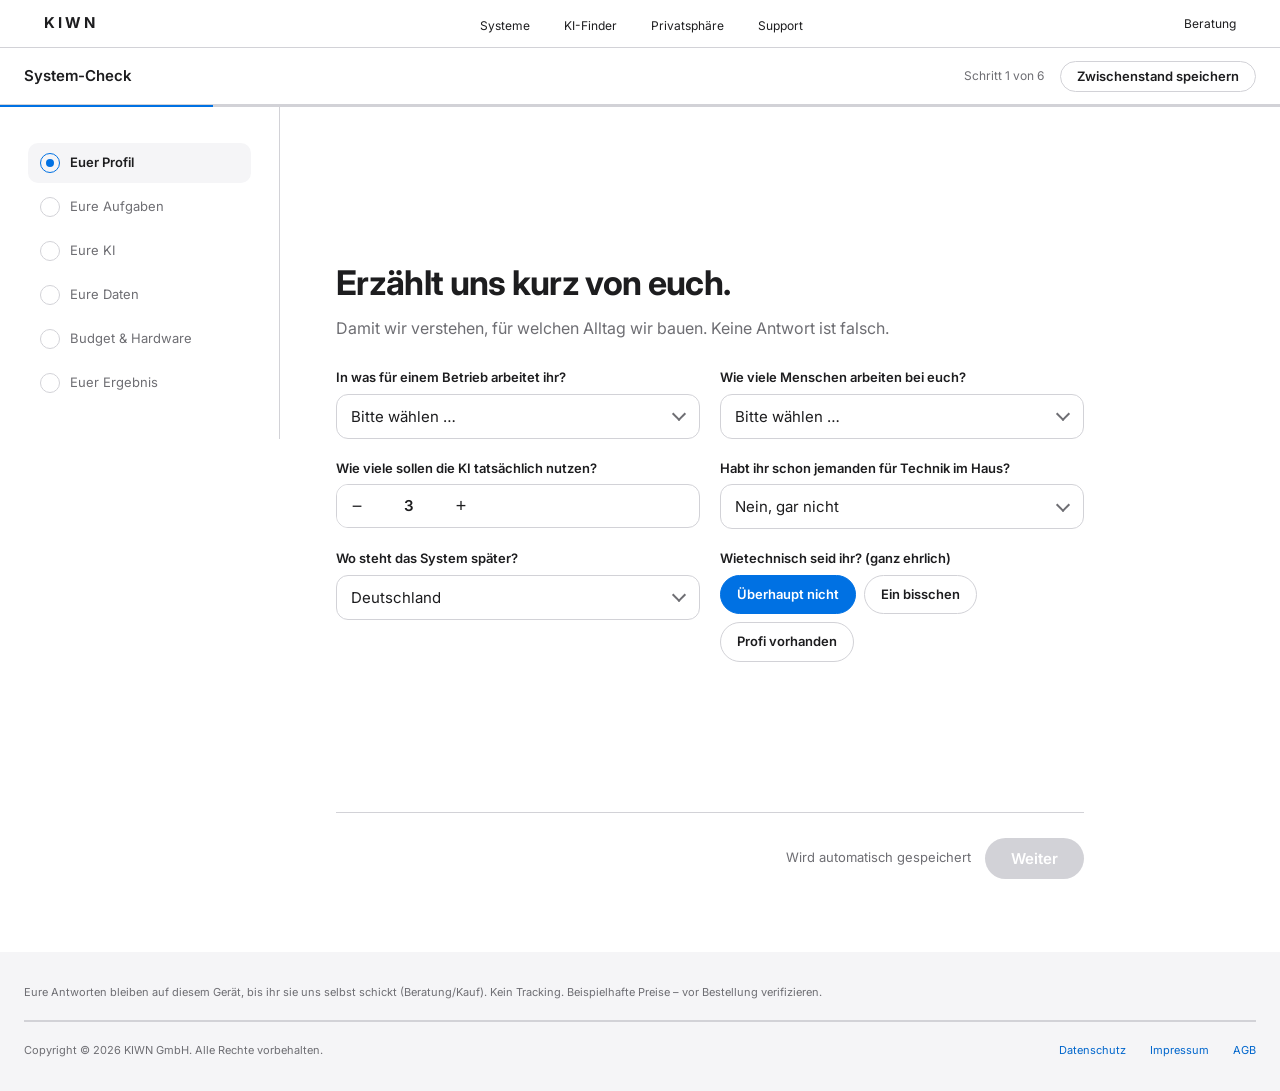
<file: konfigurator.html>
<!DOCTYPE html>
<html lang="de">
<head>
<meta charset="UTF-8">
<meta name="viewport" content="width=device-width, initial-scale=1">
<title>System-Check – KIWN</title>
<meta name="description" content="In sechs Schritten zu eurem passenden lokalen KI-System. Kein Fachwörter nötig – wir empfehlen, prüfen und sagen ehrlich, was nicht passt.">
<link href="https://fonts.googleapis.com/css2?family=Inter:wght@400;500;600;700&display=swap" rel="stylesheet">
<link rel="stylesheet" href="css/style.css">
</head>
<body>
<header class="nav">
  <div class="nav-in">
    <a class="logo" href="index.html">KIWN</a>
    <nav aria-label="Hauptnavigation"><ul class="nav-links">
      <li><a href="katalog.html">Systeme</a></li><li><a href="konfigurator.html" aria-current="page">KI-Finder</a></li><li><a href="privatsphaere.html">Privatsphäre</a></li><li><a href="#">Support</a></li>
    </ul></nav>
    <div class="nav-right"><a href="beratung.html">Beratung</a></div>
    <button class="menu-btn" type="button" aria-expanded="false" aria-controls="mobileMenu" aria-label="Menü öffnen"><svg width="20" height="20" viewBox="0 0 24 24" fill="none" stroke="currentColor" stroke-width="2"><line x1="3" y1="6" x2="21" y2="6"/><line x1="3" y1="12" x2="21" y2="12"/><line x1="3" y1="18" x2="21" y2="18"/></svg></button>
</div>
</header>
<nav class="mobile-menu" id="mobileMenu" hidden aria-label="Mobiles Menü">
  <a href="katalog.html">Systeme</a>
  <a href="konfigurator.html">KI-Finder</a>
  <a href="privatsphaere.html">Privatsphäre</a>
  <a href="#">Support</a>
  <a class="btn" href="beratung.html">Beratung</a>
</nav>

<div class="cfg-top">
  <div class="wrap-wide">
    <span class="cfg-title">System-Check</span>
    <div class="cfg-meta">
      <span class="step-count" id="stepCount">Schritt 1 von 6</span>
      <button class="btn btn-ghost btn-sm" type="button" id="saveBtn">Zwischenstand speichern</button>
    </div>
  </div>
</div>
<div class="progress" aria-hidden="true"><div class="bar" id="progressBar" style="width:16.6%"></div></div>

<div class="cfg-body">
  <aside class="rail" aria-label="Konfigurationsschritte" id="rail"></aside>

  <form class="cfg-main" id="cfgForm" novalidate>
    <input type="hidden" id="stateField" name="state">

    <!-- ═══════════ SCHRITT A · PROFIL ═══════════ -->
    <section class="step" data-step="0" aria-labelledby="q0">
      <h1 class="cfg-q" id="q0">Erzählt uns kurz von euch.</h1>
      <p class="cfg-sub">Damit wir verstehen, für welchen Alltag wir bauen. Keine Antwort ist falsch.</p>
      <div class="grid-2">
        <div class="field"><label for="industry">In was für einem Betrieb arbeitet ihr?</label>
          <div class="select-wrap"><select class="input" id="industry" required>
            <option value="">Bitte wählen …</option>
            <option>Kanzlei / Steuern / Recht</option><option>Handel / Handwerk / Logistik</option>
            <option>Praxis / Gesundheit</option><option>Agentur / Beratung</option>
            <option>Software / IT-Dienstleistung</option><option>Verwaltung / Verein</option><option>Sonstiges</option>
          </select></div>
        </div>
        <div class="field"><label for="size">Wie viele Menschen arbeiten bei euch?</label>
          <div class="select-wrap"><select class="input" id="size" required>
            <option value="">Bitte wählen …</option><option>1–5</option><option>6–20</option><option>21–50</option><option>51–200</option><option>Mehr als 200</option>
          </select></div>
        </div>
        <div class="field"><label for="users">Wie viele sollen die KI tatsächlich nutzen?</label>
          <div class="stepper" role="group" aria-label="Anzahl Nutzer">
            <button type="button" id="usersMinus" aria-label="Weniger">−</button>
            <span class="val" id="usersVal" aria-live="polite">3</span>
            <button type="button" id="usersPlus" aria-label="Mehr">+</button>
          </div>
        </div>
        <div class="field"><label for="it">Habt ihr schon jemanden für Technik im Haus?</label>
          <div class="select-wrap"><select class="input" id="it">
            <option>Nein, gar nicht</option><option>Nur ab und zu</option><option>Ja, eine IT-Kraft</option><option>Ja, ein ganzes Team</option>
          </select></div>
        </div>
        <div class="field"><label for="country">Wo steht das System später?</label>
          <div class="select-wrap"><select class="input" id="country">
            <option>Deutschland</option><option>Österreich</option><option>Schweiz</option><option>EU, anderes Land</option>
          </select></div>
        </div>
        <div class="field"><label>Wietechnisch seid ihr? (ganz ehrlich)</label>
          <div style="display:flex;gap:8px;flex-wrap:wrap">
            <label class="radio-pill"><input type="radio" name="expertise" value="kaum" checked>Überhaupt nicht</label>
            <label class="radio-pill"><input type="radio" name="expertise" value="etwas">Ein bisschen</label>
            <label class="radio-pill"><input type="radio" name="expertise" value="profi">Profi vorhanden</label>
          </div>
        </div>
      </div>
      <p class="err-msg" id="err0" role="alert">Bitte Branche und Größe angeben, damit wir weitermachen können.</p>
    </section>

    <!-- ═══════════ SCHRITT B · AUFGABEN ═══════════ -->
    <section class="step" data-step="1" aria-labelledby="q1" hidden>
      <h1 class="cfg-q" id="q1">Was soll die KI für euch tun?</h1>
      <p class="cfg-sub">Mehrfachauswahl. Wählt einfach, was nach eurem Alltag klingt.</p>
      <div class="opt-grid" id="useCases">
        <button type="button" class="opt-card" data-uc="docs" aria-pressed="false">
          <span class="oc-check" aria-hidden="true"></span>
          <svg class="oc-ic" viewBox="0 0 24 24" fill="none" stroke="currentColor" stroke-width="2"><path d="M15 2H6a2 2 0 0 0-2 2v16a2 2 0 0 0 2 2h12a2 2 0 0 0 2-2V7Z"/><path d="M14 2v4a2 2 0 0 0 2 2h4"/></svg>
          <h4>Papierkram</h4><p>Rechnungen, Verträge, Formulare – gefunden, sortiert, zusammengefasst.</p>
        </button>
        <button type="button" class="opt-card" data-uc="knowledge" aria-pressed="false">
          <span class="oc-check" aria-hidden="true"></span>
          <svg class="oc-ic" viewBox="0 0 24 24" fill="none" stroke="currentColor" stroke-width="2"><circle cx="11" cy="11" r="8"/><path d="m21 21-4.3-4.3"/></svg>
          <h4>Verstreutes Wissen</h4><p>Eine Stelle, wo das ganze Team alles findet – aus Ordnern, Mails, Wikis.</p>
        </button>
        <button type="button" class="opt-card" data-uc="chat" aria-pressed="false">
          <span class="oc-check" aria-hidden="true"></span>
          <svg class="oc-ic" viewBox="0 0 24 24" fill="none" stroke="currentColor" stroke-width="2"><path d="M21 15a2 2 0 0 1-2 2H7l-4 4V5a2 2 0 0 1 2-2h14a2 2 0 0 1 2 2z"/></svg>
          <h4>Fragen beantworten</h4><p>Ein Kollege, der immer da ist: formulieren, übersetzen, nachschlagen.</p>
        </button>
        <button type="button" class="opt-card" data-uc="notes" aria-pressed="false">
          <span class="oc-check" aria-hidden="true"></span>
          <svg class="oc-ic" viewBox="0 0 24 24" fill="none" stroke="currentColor" stroke-width="2"><path d="M12 2a3 3 0 0 0-3 3v7a3 3 0 0 0 6 0V5a3 3 0 0 0-3-3Z"/><path d="M19 10v2a7 7 0 0 1-14 0v-2"/><line x1="12" y1="19" x2="12" y2="22"/></svg>
          <h4>Protokolle</h4><p>Gespräche mitschreiben und sauber zusammenfassen – automatisch.</p>
        </button>
        <button type="button" class="opt-card" data-uc="code" aria-pressed="false">
          <span class="oc-check" aria-hidden="true"></span>
          <svg class="oc-ic" viewBox="0 0 24 24" fill="none" stroke="currentColor" stroke-width="2"><path d="m16 18 6-6-6-6"/><path d="m8 6-6 6 6 6"/></svg>
          <h4>Software-Arbeit</h4><p>Beim Programmieren und im Code-Repository mithelfen.</p>
        </button>
        <button type="button" class="opt-card" data-uc="images" aria-pressed="false">
          <span class="oc-check" aria-hidden="true"></span>
          <svg class="oc-ic" viewBox="0 0 24 24" fill="none" stroke="currentColor" stroke-width="2"><rect width="18" height="18" x="3" y="3" rx="2"/><circle cx="9" cy="9" r="2"/><path d="m21 15-3.1-3.1a2 2 0 0 0-2.8 0L6 21"/></svg>
          <h4>Bilder &amp; Grafik</h4><p>Bilder erzeugen und bearbeiten – für Angebote, Social Media, Präsentationen.</p>
        </button>
        <button type="button" class="opt-card" data-uc="agents" aria-pressed="false">
          <span class="oc-check" aria-hidden="true"></span>
          <svg class="oc-ic" viewBox="0 0 24 24" fill="none" stroke="currentColor" stroke-width="2"><path d="M13 2 3 14h9l-1 8 10-12h-9l1-8z"/></svg>
          <h4>Arbeitsabläufe</h4><p>Wiederkehrende Schritte von allein erledigen lassen – mit klaren Regeln.</p>
        </button>
        <button type="button" class="opt-card" data-uc="video" aria-pressed="false">
          <span class="oc-check" aria-hidden="true"></span>
          <svg class="oc-ic" viewBox="0 0 24 24" fill="none" stroke="currentColor" stroke-width="2"><path d="m22 8-6 4 6 4V8Z"/><rect width="14" height="12" x="2" y="6" rx="2"/></svg>
          <h4>Video &amp; Medien</h4><p>Aufnahmen sortieren, Zuschnitte vorbereiten. Rechenintensiv – das wissen wir.</p>
        </button>
      </div>
      <label class="escape"><input type="checkbox" id="ucEscape">Wir wissen es noch nicht genau – empfiehlt uns einfach etwas Vernünftiges.</label>
      <p class="err-msg" id="err1" role="alert">Wählt mindestens eine Aufgabe aus – oder lasst uns empfehlen (Häkchen unten).</p>
    </section>

    <!-- ═══════════ SCHRITT C · KI ═══════════ -->
    <section class="step" data-step="2" aria-labelledby="q2" hidden>
      <h1 class="cfg-q" id="q2">Wie klug und wie schnell soll sie sein?</h1>
      <p class="cfg-sub">Kein Fachwort, versprochen. Wenn ihr hier unsicher seid: unten einen Haken setzen, wir empfehlen.</p>
      <div class="field" style="margin-bottom:20px"><label>Sprachmodelle – habt ihr Wünsche?</label>
        <div style="display:flex;gap:8px;flex-wrap:wrap" id="families">
          <label class="radio-pill"><input type="checkbox" value="offen" checked>Offen &amp; bewährt</label>
          <label class="radio-pill"><input type="checkbox" value="europaeisch">Europäische Anbieter</label>
          <label class="radio-pill"><input type="checkbox" value="keine">Keine Präferenz</label>
        </div>
      </div>
      <div class="field" style="margin-bottom:20px"><label>Woran soll sie sich halten, wenn es lang wird? (Kontext)</label>
        <div class="seg" role="group" aria-label="Kontextlänge">
          <button type="button" data-k="kurz" aria-pressed="false">Kurze Dokumente</button>
          <button type="button" data-k="mittel" aria-pressed="true">Akte &amp; Mappen</button>
          <button type="button" data-k="lang" aria-pressed="false">Ganze Archive</button>
        </div>
      </div>
      <div class="field" style="margin-bottom:20px"><label>Was ist euch wichtiger?</label>
        <div class="seg" role="group" aria-label="Geschwindigkeit oder Qualität">
          <button type="button" data-qual="schnell" aria-pressed="false">Zackig</button>
          <button type="button" data-qual="ausgewogen" aria-pressed="true">Ausgewogen</button>
          <button type="button" data-qual="qualitaet" aria-pressed="false">Beste Antworten</button>
        </div>
      </div>
      <div class="field"><label for="concurrent">Wie viele nutzen sie gleichzeitig – zur Stoßzeit?</label>
        <div class="stepper" role="group" aria-label="Gleichzeitige Nutzer">
          <button type="button" id="concMinus" aria-label="Weniger">−</button>
          <span class="val" id="concVal" aria-live="polite">2</span>
          <button type="button" id="concPlus" aria-label="Mehr">+</button>
        </div>
      </div>
      <label class="escape"><input type="checkbox" id="kiEscape">Ich weiß es nicht – empfehlt mir eine sinnvolle Einstellung.</label>
    </section>

    <!-- ═══════════ SCHRITT D · DATEN ═══════════ -->
    <section class="step" data-step="3" aria-labelledby="q3" hidden>
      <h1 class="cfg-q" id="q3">Wo darf eure KI arbeiten?</h1>
      <p class="cfg-sub">Das Wichtigste zuerst: Standard ist, dass nichts euer Haus verlässt. Alles andere schaltet ihr selbst frei.</p>
      <div class="opt-grid" id="deploy">
        <button type="button" class="opt-card" data-deploy="offline" aria-pressed="false">
          <span class="oc-check" aria-hidden="true"></span>
          <svg class="oc-ic" viewBox="0 0 24 24" fill="none" stroke="currentColor" stroke-width="2"><line x1="2" y1="2" x2="22" y2="22"/><path d="M8.5 16.5a5 5 0 0 1 7 0"/><path d="M5 13a10 10 0 0 1 5.24-2.76"/><line x1="12" y1="20" x2="12.01" y2="20"/></svg>
          <h4>Komplett ohne Internet</h4><p>Das Kabel bleibt raus. Höchste Stufe – nichts kann das Haus verlassen.</p>
        </button>
        <button type="button" class="opt-card" data-deploy="lan" aria-pressed="false">
          <span class="oc-check" aria-hidden="true"></span>
          <svg class="oc-ic" viewBox="0 0 24 24" fill="none" stroke="currentColor" stroke-width="2"><rect width="20" height="14" x="2" y="3" rx="2"/><line x1="8" y1="21" x2="16" y2="21"/><line x1="12" y1="17" x2="12" y2="21"/></svg>
          <h4>Nur euer Büronetz</h4><p>Alle im Haus erreichen sie, nach draußen geht nichts.</p>
        </button>
        <button type="button" class="opt-card" data-deploy="remote" aria-pressed="false">
          <span class="oc-check" aria-hidden="true"></span>
          <svg class="oc-ic" viewBox="0 0 24 24" fill="none" stroke="currentColor" stroke-width="2"><path d="M12 20h9"/><path d="M16.5 3.5a2.12 2.12 0 0 1 3 3L7 19l-4 1 1-4Z"/></svg>
          <h4>Auch von unterwegs</h4><p>Homeoffice &amp; Dienstreisen – über einen verschlüsselten, abgeschaltbaren Zugang.</p>
        </button>
        <button type="button" class="opt-card" data-deploy="apis" aria-pressed="false">
          <span class="oc-check" aria-hidden="true"></span>
          <svg class="oc-ic" viewBox="0 0 24 24" fill="none" stroke="currentColor" stroke-width="2"><path d="M18 8h1a4 4 0 0 1 0 8h-1"/><path d="M6 8H5a4 4 0 0 0 0 8h1"/><path d="M2 12h20"/></svg>
          <h4>Externe Dienste erlaubt</h4><p>Nur wenn ihr es je Einzelfall freigebt. Wir zeigen transparent, was dann wohin geht.</p>
        </button>
      </div>
      <div class="grid-2" style="margin-top:22px">
        <div class="field"><label for="sensitive">Arbeitet ihr mit besonders schützenswerten Daten?</label>
          <div class="select-wrap"><select class="input" id="sensitive">
            <option>Ja, sehr schützenswert (Mandate, Patienten, Personal)</option><option>Normale Geschäftsdaten</option>
          </select></div>
        </div>
        <div class="field"><label for="backup">Wer soll Backups &amp; Updates übernehmen?</label>
          <div class="select-wrap"><select class="input" id="backup">
            <option>KIWN – fernwartung nur mit meiner Freigabe</option><option>KIWN – vor Ort, mit Termin</option><option>Wir selbst</option>
          </select></div>
        </div>
      </div>
      <p class="err-msg" id="err3" role="alert">Wählt bitte eine Betriebsart aus.</p>
    </section>

    <!-- ═══════════ SCHRITT E · BUDGET & HARDWARE ═══════════ -->
    <section class="step" data-step="4" aria-labelledby="q4" hidden>
      <h1 class="cfg-q" id="q4">Was darf es kosten – und was darf's sein?</h1>
      <p class="cfg-sub">Die grünen Punkte sind Konfigurationen, die wir in unserer Werkstatt wirklich getestet haben. Orange sind Serienschätzungen. Rot heißt ehrlich: nein.</p>
      <div class="field" style="margin-bottom:22px"><label>Euer Rahmen fürs erste Jahr (inkl. Einrichtung):</label>
        <div style="display:flex;gap:8px;flex-wrap:wrap" id="budgets">
          <label class="radio-pill"><input type="radio" name="budget" value="3000" checked>bis 3.000 €</label>
          <label class="radio-pill"><input type="radio" name="budget" value="6000">bis 6.000 €</label>
          <label class="radio-pill"><input type="radio" name="budget" value="10000">bis 10.000 €</label>
          <label class="radio-pill"><input type="radio" name="budget" value="99999">kein fester Rahmen</label>
        </div>
      </div>
      <div id="platforms" style="display:flex;flex-direction:column;gap:14px"></div>
      <p class="err-msg" id="err4" role="alert">Für diesen Rahmen passt aktuell nichts zusammen – passt das Budget an oder sprecht mit uns.</p>
    </section>

    <!-- ═══════════ SCHRITT F · ERGEBNIS ═══════════ -->
    <section class="step" data-step="5" aria-labelledby="q5" hidden>
      <h1 class="cfg-q" id="q5">Euer Ergebnis.</h1>
      <p class="cfg-sub">Zwei Wege passen zu euch. Ehrlich erklärt – einer reicht meistens.</p>
      <div class="legend">
        <span><span class="dot dot-ok"></span>Geprüft: in unserer Werkstatt mit euren Aufgaben getestet</span>
        <span><span class="dot dot-mid"></span>Schätzung: passt nach unserer Erfahrung, Nachweis bei Bestellung</span>
      </div>
      <div class="grid-2" id="results"></div>
      <div class="cta-row" style="justify-content:flex-start;margin-top:28px">
        <a class="btn" href="katalog.html">So kaufen</a>
        <a class="link chev" href="#" id="toHuman">Mit einem Menschen besprechen</a>
        <a class="link chev" href="#" onclick="window.print();return false">Bericht ausdrucken</a>
      </div>
      <label class="escape" style="margin-top:24px"><input type="checkbox" id="consentOut">Ich stimme zu, dass KIWN diese Angaben zur Kontaktaufnahme speichert. Keine Weitergabe.</label>
    </section>

    <!-- Fußnavigation -->
    <div class="cfg-footer">
      <button class="btn btn-ghost" type="button" id="backBtn">Zurück</button>
      <div style="display:flex;gap:14px;align-items:center">
        <span class="count" id="autoSave"></span>
        <button class="btn" type="button" id="nextBtn">Weiter</button>
      </div>
    </div>
  </form>
</div>

<footer>
  <div class="wrap-wide">
    <p class="legal">Eure Antworten bleiben auf diesem Gerät, bis ihr sie uns selbst schickt (Beratung/Kauf). Kein Tracking. Beispielhafte Preise – vor Bestellung verifizieren.</p>
    <div class="foot-bottom">
      <span>Copyright © 2025 KIWN GmbH. Alle Rechte vorbehalten.</span>
      <nav aria-label="Rechtliches"><a href="privatsphaere.html">Datenschutz</a><a href="#">Impressum</a><a href="#">AGB</a></nav>
    </div>
  </div>
</footer>
<div class="toast" id="toast" role="status" aria-live="polite"></div>
<script src="js/main.js"></script>
<script src="js/konfigurator.js"></script>
</body>
</html>
</file>
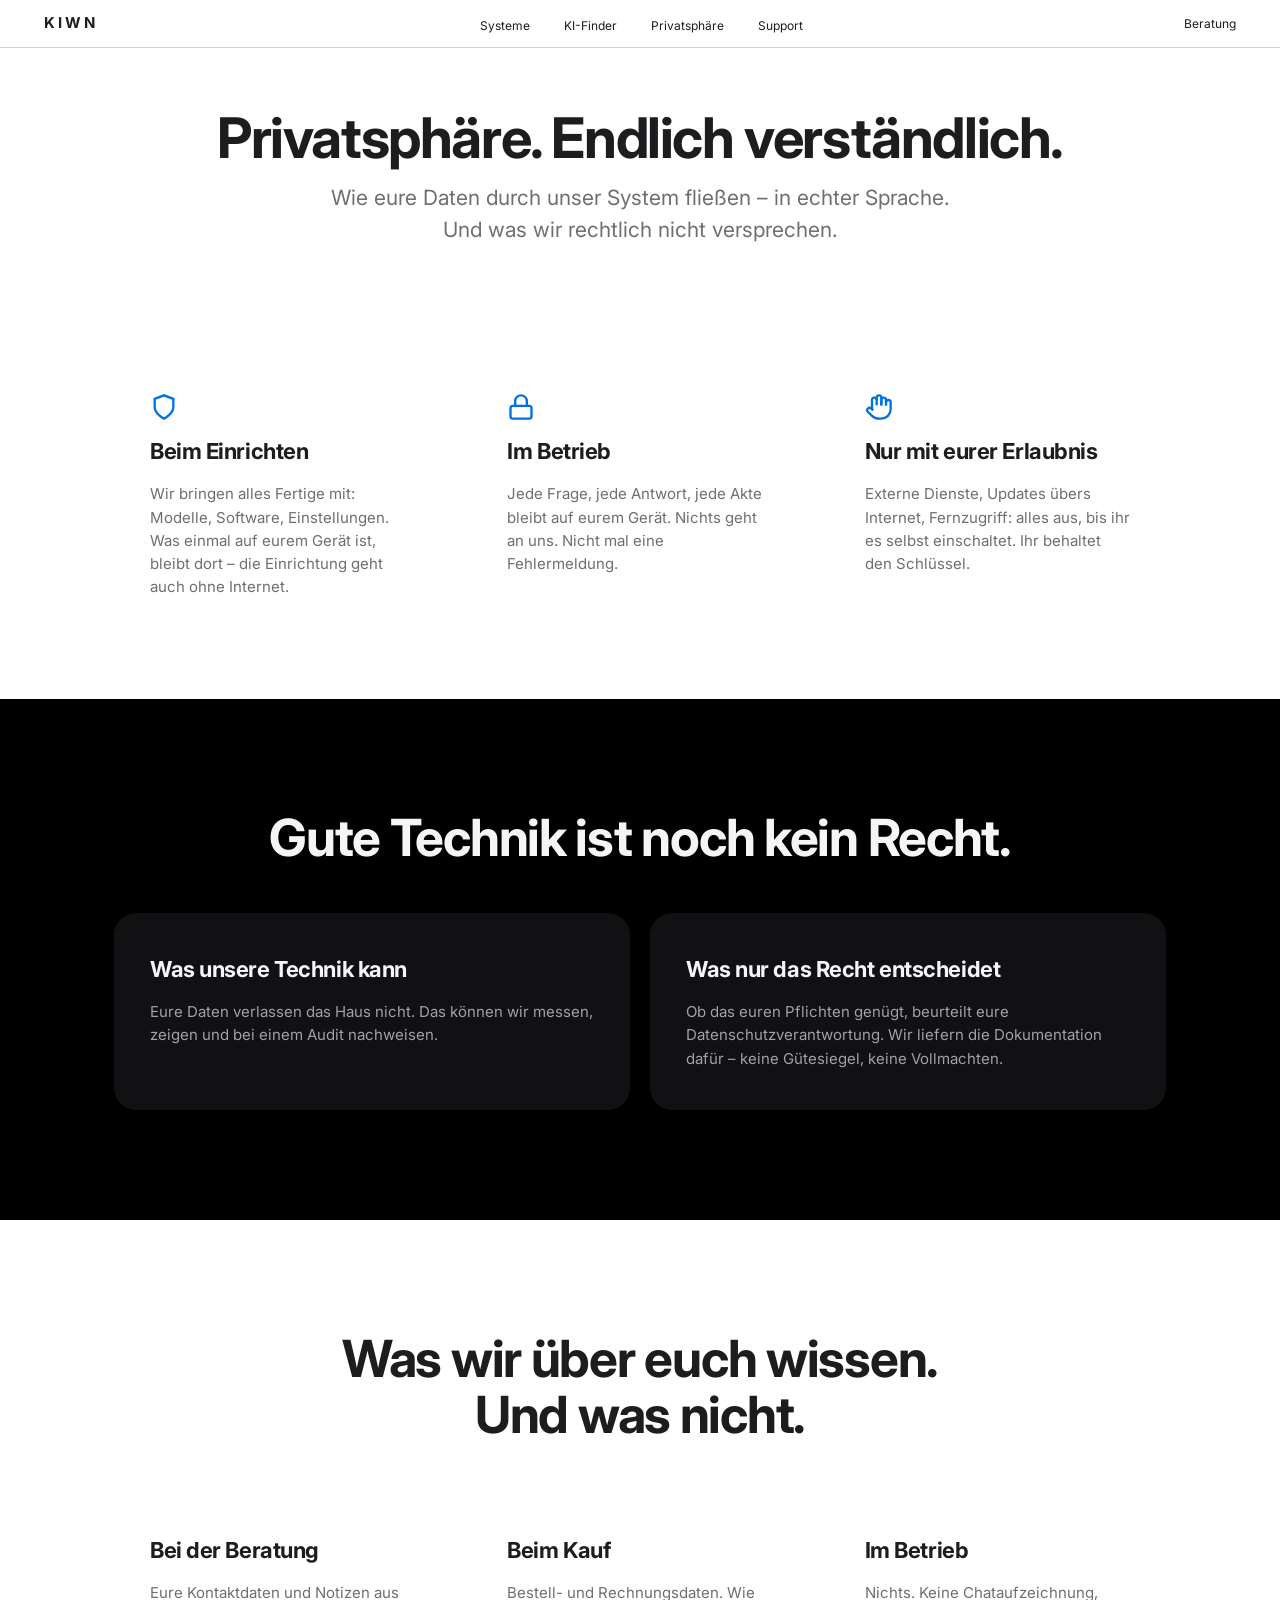
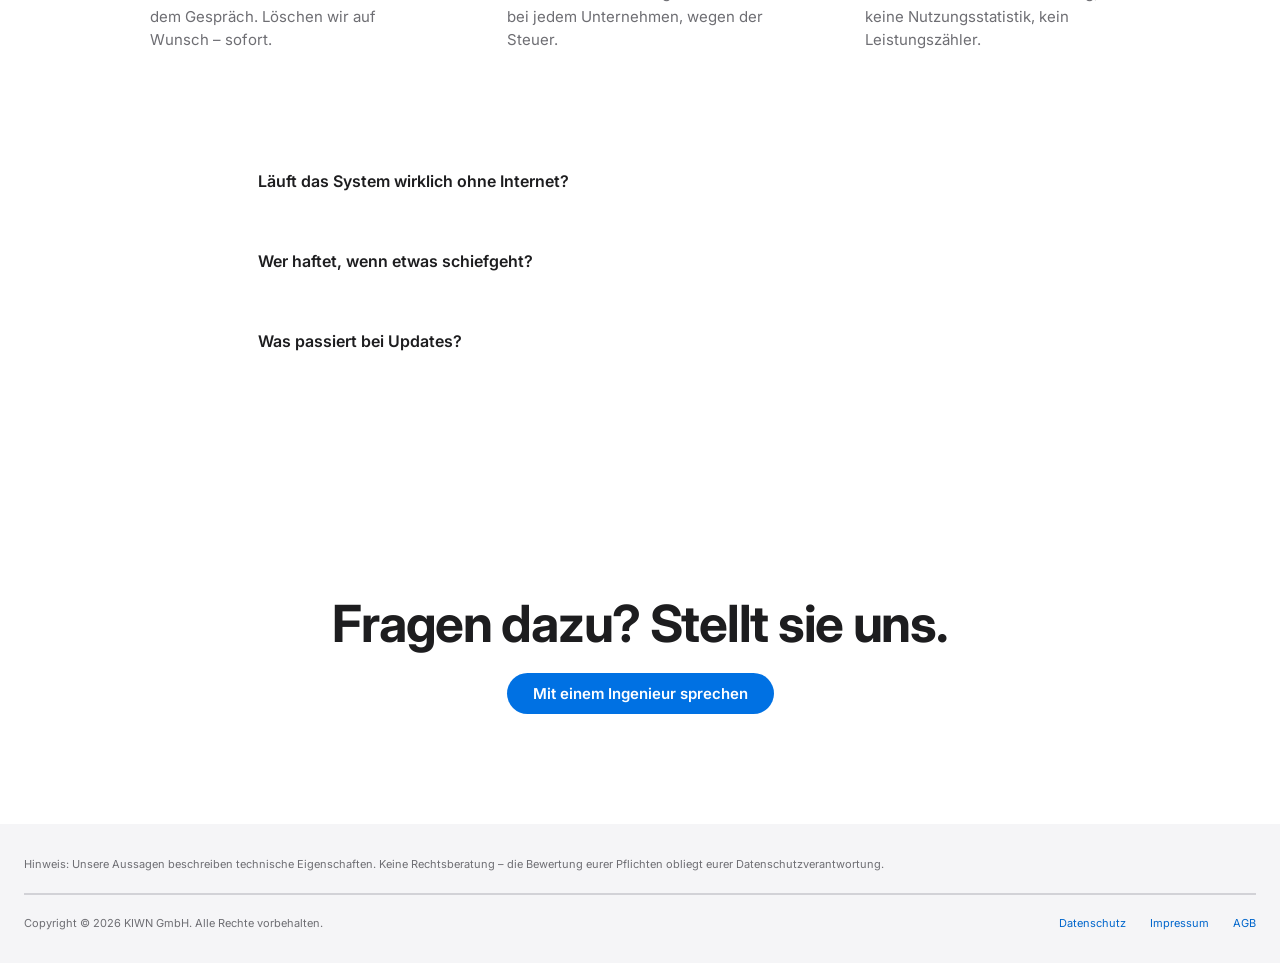
<file: privatsphaere.html>
<!DOCTYPE html>
<html lang="de">
<head>
<meta charset="UTF-8">
<meta name="viewport" content="width=device-width, initial-scale=1">
<title>Privatsphäre – KIWN</title>
<link href="https://fonts.googleapis.com/css2?family=Inter:wght@400;500;600;700&display=swap" rel="stylesheet">
<link rel="stylesheet" href="css/style.css">
</head>
<body>
<header class="nav">
  <div class="nav-in">
    <a class="logo" href="index.html">KIWN</a>
    <nav aria-label="Hauptnavigation"><ul class="nav-links">
      <li><a href="katalog.html">Systeme</a></li><li><a href="konfigurator.html">KI-Finder</a></li><li><a href="privatsphaere.html" aria-current="page">Privatsphäre</a></li><li><a href="#">Support</a></li>
    </ul></nav>
    <div class="nav-right"><a href="beratung.html">Beratung</a></div>
    <button class="menu-btn" type="button" aria-expanded="false" aria-controls="mobileMenu" aria-label="Menü öffnen"><svg width="20" height="20" viewBox="0 0 24 24" fill="none" stroke="currentColor" stroke-width="2"><line x1="3" y1="6" x2="21" y2="6"/><line x1="3" y1="12" x2="21" y2="12"/><line x1="3" y1="18" x2="21" y2="18"/></svg></button>
</div>
</header>
<nav class="mobile-menu" id="mobileMenu" hidden aria-label="Mobiles Menü">
  <a href="katalog.html">Systeme</a>
  <a href="konfigurator.html">KI-Finder</a>
  <a href="privatsphaere.html">Privatsphäre</a>
  <a href="#">Support</a>
  <a class="btn" href="beratung.html">Beratung</a>
</nav>

<main>
  <section class="tight center" style="padding-bottom:48px">
    <div class="wrap">
      <h1 class="page">Privatsphäre. Endlich verständlich.</h1>
      <p class="lead" style="max-width:640px;margin:14px auto 0">Wie eure Daten durch unser System fließen – in echter Sprache. Und was wir rechtlich nicht versprechen.</p>
    </div>
  </section>

  <section class="tight">
    <div class="wrap grid-3">
      <div class="card">
        <svg class="ic" viewBox="0 0 24 24" fill="none" stroke="currentColor" stroke-width="2"><path d="M12 22s8-4 8-10V5l-8-3-8 3v7c0 6 8 10 8 10z"/></svg>
        <h3 class="card-t">Beim Einrichten</h3><p>Wir bringen alles Fertige mit: Modelle, Software, Einstellungen. Was einmal auf eurem Gerät ist, bleibt dort – die Einrichtung geht auch ohne Internet.</p>
      </div>
      <div class="card">
        <svg class="ic" viewBox="0 0 24 24" fill="none" stroke="currentColor" stroke-width="2"><rect width="18" height="11" x="3" y="11" rx="2"/><path d="M7 11V7a5 5 0 0 1 10 0v4"/></svg>
        <h3 class="card-t">Im Betrieb</h3><p>Jede Frage, jede Antwort, jede Akte bleibt auf eurem Gerät. Nichts geht an uns. Nicht mal eine Fehlermeldung.</p>
      </div>
      <div class="card">
        <svg class="ic" viewBox="0 0 24 24" fill="none" stroke="currentColor" stroke-width="2"><path d="M18 11V6a2 2 0 0 0-4 0v5"/><path d="M14 10V4a2 2 0 0 0-4 0v2"/><path d="M10 10.5V6a2 2 0 0 0-4 0v8"/><path d="M18 8a2 2 0 1 1 4 0v6a8 8 0 0 1-8 8h-2c-2.8 0-4.5-.86-5.99-2.34l-3.6-3.6a2 2 0 0 1 2.83-2.82L7 15"/></svg>
        <h3 class="card-t">Nur mit eurer Erlaubnis</h3><p>Externe Dienste, Updates übers Internet, Fernzugriff: alles aus, bis ihr es selbst einschaltet. Ihr behaltet den Schlüssel.</p>
      </div>
    </div>
  </section>

  <section class="dark center reveal">
    <div class="wrap">
      <h2 class="sec">Gute Technik ist noch kein Recht.</h2>
      <div class="grid-2" style="margin-top:48px;text-align:left">
        <div class="card" style="background:#111113;color:#f5f5f7">
          <h3 class="card-t">Was unsere Technik kann</h3><p style="color:#a1a1a6">Eure Daten verlassen das Haus nicht. Das können wir messen, zeigen und bei einem Audit nachweisen.</p>
        </div>
        <div class="card" style="background:#111113;color:#f5f5f7">
          <h3 class="card-t">Was nur das Recht entscheidet</h3><p style="color:#a1a1a6">Ob das euren Pflichten genügt, beurteilt eure Datenschutzverantwortung. Wir liefern die Dokumentation dafür – keine Gütesiegel, keine Vollmachten.</p>
        </div>
      </div>
    </div>
  </section>

  <section class="reveal">
    <div class="wrap">
      <div class="sec-head"><h2 class="sec">Was wir über euch wissen.<br>Und was nicht.</h2></div>
      <div class="grid-3">
        <div class="card"><h3 class="card-t">Bei der Beratung</h3><p>Eure Kontaktdaten und Notizen aus dem Gespräch. Löschen wir auf Wunsch – sofort.</p></div>
        <div class="card"><h3 class="card-t">Beim Kauf</h3><p>Bestell- und Rechnungsdaten. Wie bei jedem Unternehmen, wegen der Steuer.</p></div>
        <div class="card"><h3 class="card-t">Im Betrieb</h3><p>Nichts. Keine Chataufzeichnung, keine Nutzungsstatistik, kein Leistungszähler.</p></div>
      </div>
      <div style="max-width:820px;margin:56px auto 0;display:flex;flex-direction:column;gap:12px" id="faq">
        <details class="card" style="flex-direction:row;justify-content:space-between;align-items:center;padding:22px 28px">
          <summary style="font-weight:600;cursor:pointer;list-style:none">Läuft das System wirklich ohne Internet?</summary>
        </details>
        <details class="card" style="flex-direction:row;justify-content:space-between;align-items:center;padding:22px 28px">
          <summary style="font-weight:600;cursor:pointer;list-style:none">Wer haftet, wenn etwas schiefgeht?</summary>
        </details>
        <details class="card" style="flex-direction:row;justify-content:space-between;align-items:center;padding:22px 28px">
          <summary style="font-weight:600;cursor:pointer;list-style:none">Was passiert bei Updates?</summary>
        </details>
      </div>
    </div>
  </section>

  <section class="center">
    <div class="wrap">
      <h2 class="sec">Fragen dazu? Stellt sie uns.</h2>
      <div class="cta-row" style="margin-top:22px"><a class="btn" href="beratung.html">Mit einem Ingenieur sprechen</a></div>
    </div>
  </section>
</main>

<footer>
  <div class="wrap-wide">
    <p class="legal">Hinweis: Unsere Aussagen beschreiben technische Eigenschaften. Keine Rechtsberatung – die Bewertung eurer Pflichten obliegt eurer Datenschutzverantwortung.</p>
    <div class="foot-bottom">
      <span>Copyright © 2025 KIWN GmbH. Alle Rechte vorbehalten.</span>
      <nav aria-label="Rechtliches"><a href="privatsphaere.html">Datenschutz</a><a href="#">Impressum</a><a href="#">AGB</a></nav>
    </div>
  </div>
</footer>
<script src="js/main.js"></script>
</body>
</html>
</file>
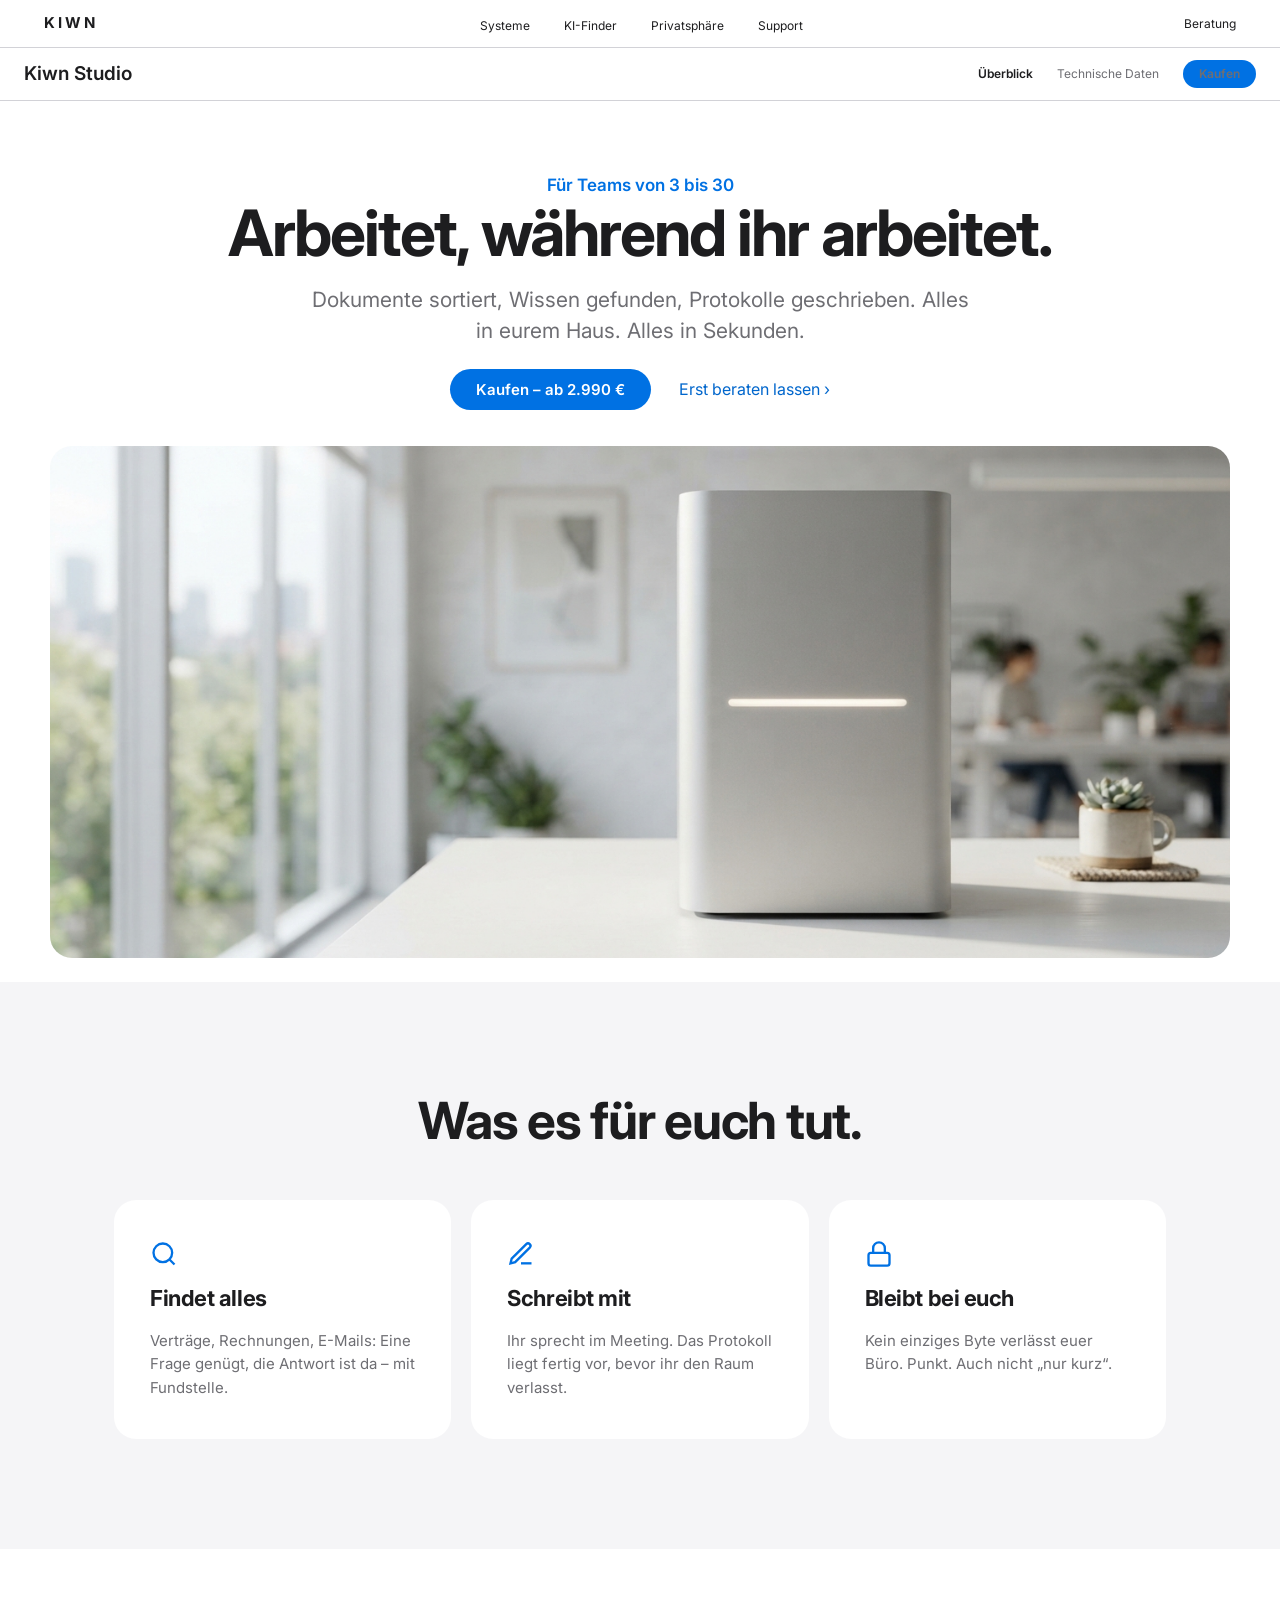
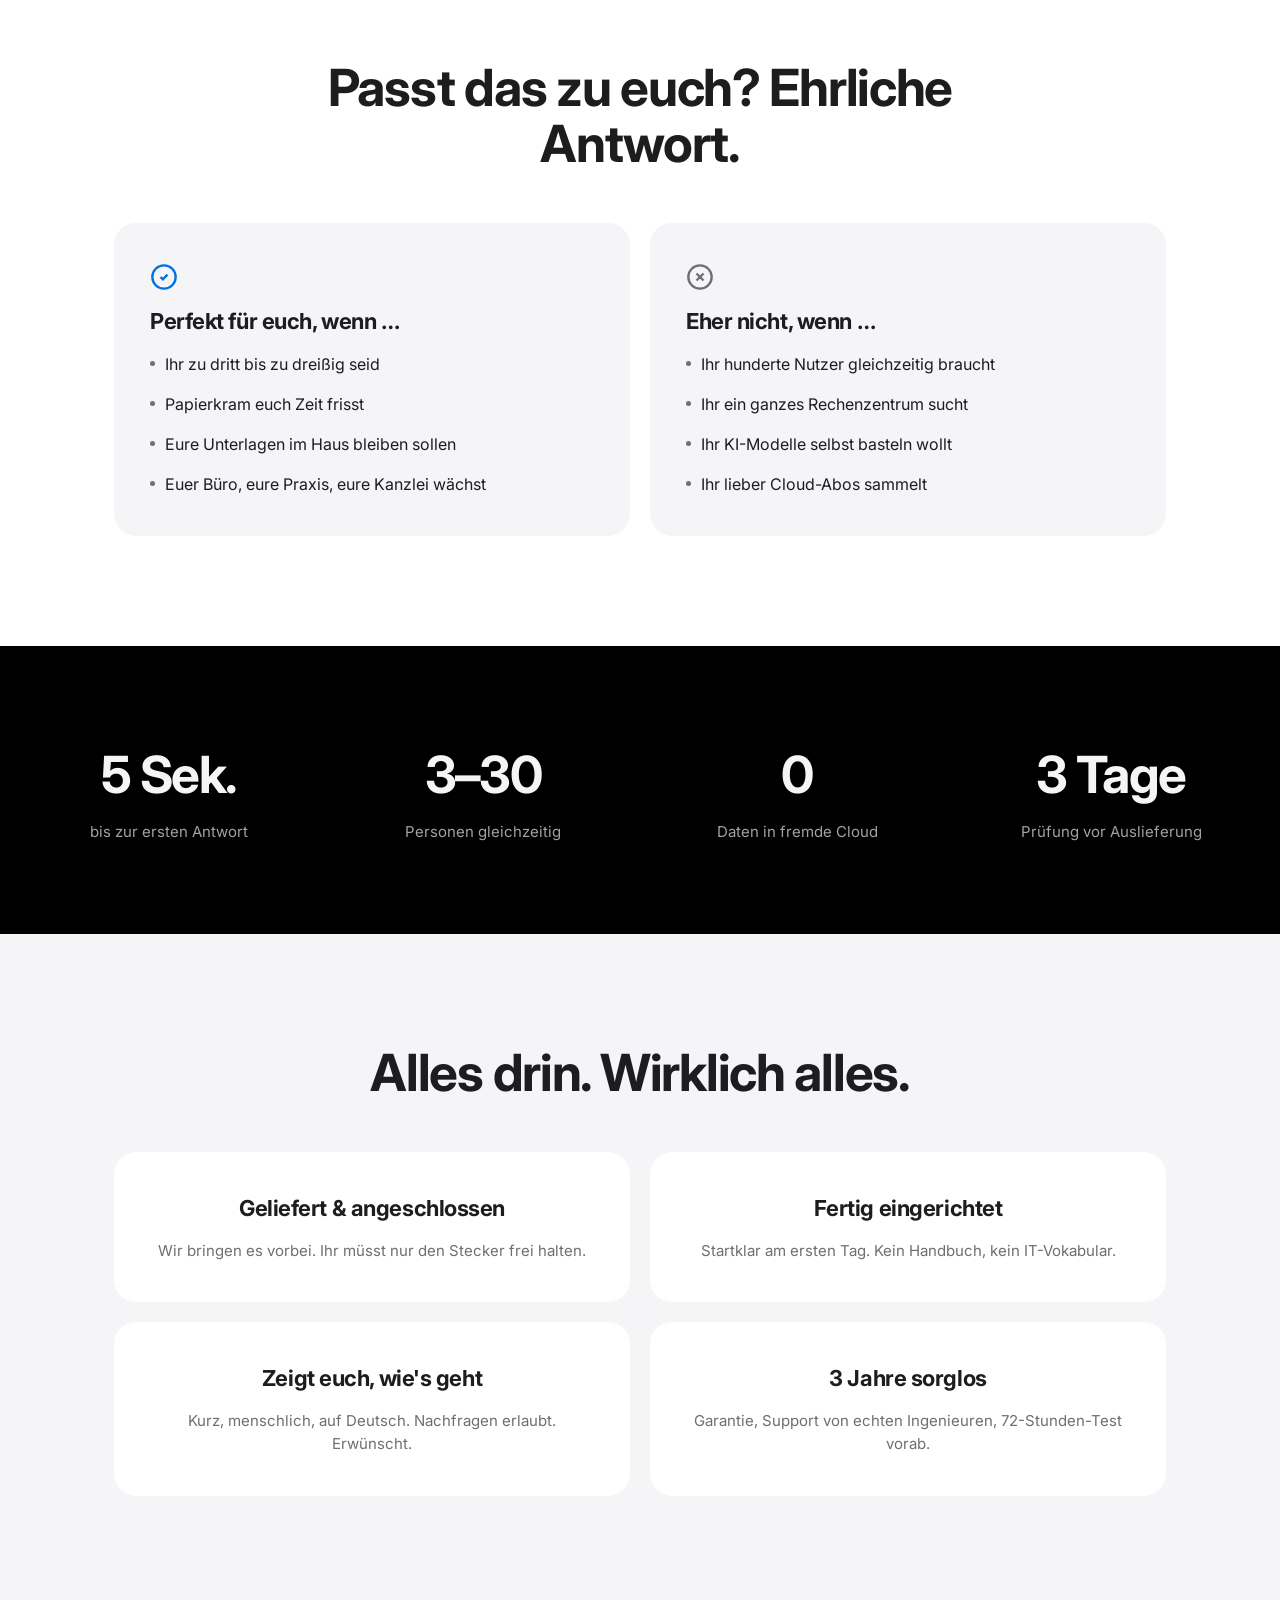
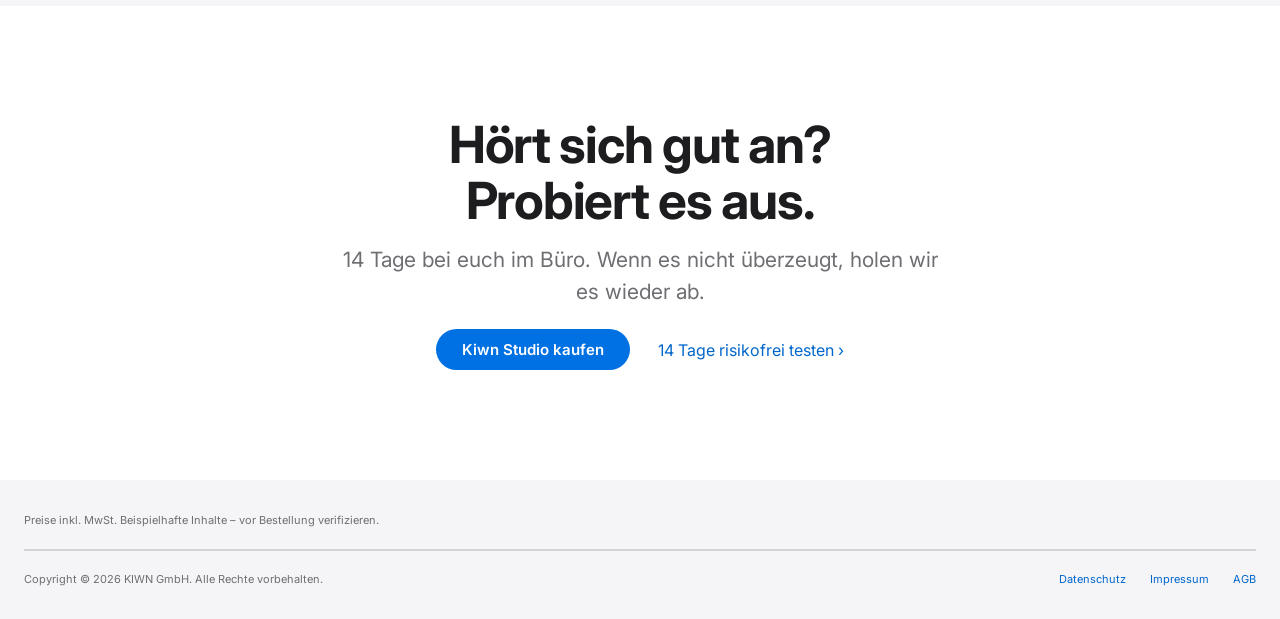
<file: produkt.html>
<!DOCTYPE html>
<html lang="de">
<head>
<meta charset="UTF-8">
<meta name="viewport" content="width=device-width, initial-scale=1">
<title>Kiwn Studio – KIWN</title>
<link href="https://fonts.googleapis.com/css2?family=Inter:wght@400;500;600;700&display=swap" rel="stylesheet">
<link rel="stylesheet" href="css/style.css">
</head>
<body>
<header class="nav">
  <div class="nav-in">
    <a class="logo" href="index.html">KIWN</a>
    <nav aria-label="Hauptnavigation"><ul class="nav-links">
      <li><a href="katalog.html">Systeme</a></li><li><a href="konfigurator.html">KI-Finder</a></li><li><a href="privatsphaere.html">Privatsphäre</a></li><li><a href="#">Support</a></li>
    </ul></nav>
    <div class="nav-right"><a href="beratung.html">Beratung</a></div>
    <button class="menu-btn" type="button" aria-expanded="false" aria-controls="mobileMenu" aria-label="Menü öffnen"><svg width="20" height="20" viewBox="0 0 24 24" fill="none" stroke="currentColor" stroke-width="2"><line x1="3" y1="6" x2="21" y2="6"/><line x1="3" y1="12" x2="21" y2="12"/><line x1="3" y1="18" x2="21" y2="18"/></svg></button>
</div>
</header>
<nav class="mobile-menu" id="mobileMenu" hidden aria-label="Mobiles Menü">
  <a href="katalog.html">Systeme</a>
  <a href="konfigurator.html">KI-Finder</a>
  <a href="privatsphaere.html">Privatsphäre</a>
  <a href="#">Support</a>
  <a class="btn" href="beratung.html">Beratung</a>
</nav>

<div class="localnav">
  <div class="wrap-wide">
    <span class="p-name">Kiwn Studio</span>
    <nav aria-label="Produkt">
      <a href="#" aria-current="page">Überblick</a>
      <a href="#">Technische Daten</a>
      <a class="btn btn-sm" href="katalog.html">Kaufen</a>
    </nav>
  </div>
</div>

<main>
  <section class="hero">
    <p class="eyebrow">Für Teams von 3 bis 30</p>
    <h1 class="display" style="font-size:clamp(36px,5vw,64px)">Arbeitet, während ihr arbeitet.</h1>
    <p class="lead">Dokumente sortiert, Wissen gefunden, Protokolle geschrieben. Alles in eurem Haus. Alles in Sekunden.</p>
    <div class="cta-row">
      <a class="btn" href="katalog.html">Kaufen – ab 2.990 €</a>
      <a class="link chev" href="beratung.html">Erst beraten lassen</a>
    </div>
    <div class="hero-img" style="background-image:url(img/generated-5.png)" role="img" aria-label="Kiwn Studio auf einem weißen Schreibtisch im hellen Büro"></div>
  </section>

  <section class="gray reveal">
    <div class="wrap">
      <div class="sec-head"><h2 class="sec">Was es für euch tut.</h2></div>
      <div class="grid-3">
        <div class="card">
          <svg class="ic" viewBox="0 0 24 24" fill="none" stroke="currentColor" stroke-width="2"><circle cx="11" cy="11" r="8"/><path d="m21 21-4.3-4.3"/></svg>
          <h3 class="card-t">Findet alles</h3><p>Verträge, Rechnungen, E-Mails: Eine Frage genügt, die Antwort ist da – mit Fundstelle.</p>
        </div>
        <div class="card">
          <svg class="ic" viewBox="0 0 24 24" fill="none" stroke="currentColor" stroke-width="2"><path d="M12 20h9"/><path d="M16.5 3.5a2.12 2.12 0 0 1 3 3L7 19l-4 1 1-4Z"/></svg>
          <h3 class="card-t">Schreibt mit</h3><p>Ihr sprecht im Meeting. Das Protokoll liegt fertig vor, bevor ihr den Raum verlasst.</p>
        </div>
        <div class="card">
          <svg class="ic" viewBox="0 0 24 24" fill="none" stroke="currentColor" stroke-width="2"><rect width="18" height="11" x="3" y="11" rx="2"/><path d="M7 11V7a5 5 0 0 1 10 0v4"/></svg>
          <h3 class="card-t">Bleibt bei euch</h3><p>Kein einziges Byte verlässt euer Büro. Punkt. Auch nicht „nur kurz“.</p>
        </div>
      </div>
    </div>
  </section>

  <section class="reveal">
    <div class="wrap">
      <div class="sec-head"><h2 class="sec">Passt das zu euch? Ehrliche Antwort.</h2></div>
      <div class="grid-2">
        <div class="card" style="background:var(--gray)">
          <svg class="ic" viewBox="0 0 24 24" fill="none" stroke="currentColor" stroke-width="2"><circle cx="12" cy="12" r="10"/><path d="m9 12 2 2 4-4"/></svg>
          <h3 class="card-t">Perfekt für euch, wenn …</h3>
          <ul class="fit-list"><li>Ihr zu dritt bis zu dreißig seid</li><li>Papierkram euch Zeit frisst</li><li>Eure Unterlagen im Haus bleiben sollen</li><li>Euer Büro, eure Praxis, eure Kanzlei wächst</li></ul>
        </div>
        <div class="card" style="background:var(--gray)">
          <svg class="ic" style="color:var(--sub)" viewBox="0 0 24 24" fill="none" stroke="currentColor" stroke-width="2"><circle cx="12" cy="12" r="10"/><path d="m15 9-6 6"/><path d="m9 9 6 6"/></svg>
          <h3 class="card-t">Eher nicht, wenn …</h3>
          <ul class="fit-list"><li>Ihr hunderte Nutzer gleichzeitig braucht</li><li>Ihr ein ganzes Rechenzentrum sucht</li><li>Ihr KI-Modelle selbst basteln wollt</li><li>Ihr lieber Cloud-Abos sammelt</li></ul>
        </div>
      </div>
    </div>
  </section>

  <div class="dark"><div class="wrap-wide"><div class="stat-band">
    <div class="stat"><div class="n">5 Sek.</div><div class="l">bis zur ersten Antwort</div></div>
    <div class="stat"><div class="n">3–30</div><div class="l">Personen gleichzeitig</div></div>
    <div class="stat"><div class="n">0</div><div class="l">Daten in fremde Cloud</div></div>
    <div class="stat"><div class="n">3 Tage</div><div class="l">Prüfung vor Auslieferung</div></div>
  </div></div></div>

  <section class="gray reveal">
    <div class="wrap">
      <div class="sec-head"><h2 class="sec">Alles drin. Wirklich alles.</h2></div>
      <div class="grid-2">
        <div class="card center-card"><h3 class="card-t">Geliefert &amp; angeschlossen</h3><p>Wir bringen es vorbei. Ihr müsst nur den Stecker frei halten.</p></div>
        <div class="card center-card"><h3 class="card-t">Fertig eingerichtet</h3><p>Startklar am ersten Tag. Kein Handbuch, kein IT-Vokabular.</p></div>
        <div class="card center-card"><h3 class="card-t">Zeigt euch, wie's geht</h3><p>Kurz, menschlich, auf Deutsch. Nachfragen erlaubt. Erwünscht.</p></div>
        <div class="card center-card"><h3 class="card-t">3 Jahre sorglos</h3><p>Garantie, Support von echten Ingenieuren, 72-Stunden-Test vorab.</p></div>
      </div>
    </div>
  </section>

  <section class="center">
    <div class="wrap">
      <h2 class="sec">Hört sich gut an?<br>Probiert es aus.</h2>
      <p class="lead" style="max-width:620px;margin:16px auto 0">14 Tage bei euch im Büro. Wenn es nicht überzeugt, holen wir es wieder ab.</p>
      <div class="cta-row">
        <a class="btn" href="katalog.html">Kiwn Studio kaufen</a>
        <a class="link chev" href="beratung.html">14 Tage risikofrei testen</a>
      </div>
    </div>
  </section>
</main>

<footer>
  <div class="wrap-wide">
    <p class="legal">Preise inkl. MwSt. Beispielhafte Inhalte – vor Bestellung verifizieren.</p>
    <div class="foot-bottom">
      <span>Copyright © 2025 KIWN GmbH. Alle Rechte vorbehalten.</span>
      <nav aria-label="Rechtliches"><a href="#">Datenschutz</a><a href="#">Impressum</a><a href="#">AGB</a></nav>
    </div>
  </div>
</footer>
<script src="js/main.js"></script>
</body>
</html>
</file>
<file: css/style.css>
/* KIWN V2 · Apple-inspired design system */
:root{
  --bg:#fff;--gray:#f5f5f7;--ink:#1d1d1f;--sub:#6e6e73;--faint:#86868b;
  --blue:#0071e3;--blue-h:#0077ed;--link:#06c;--line:#d2d2d7;--dark:#000;
  --r-lg:22px;--r-md:16px;--r-pill:980px;
  --font:'Inter',-apple-system,BlinkMacSystemFont,'SF Pro Display','Segoe UI',sans-serif;
  --shadow:0 12px 40px rgba(0,0,0,.08);
}
*{margin:0;padding:0;box-sizing:border-box}
html{scroll-behavior:smooth}
body{font-family:var(--font);color:var(--ink);background:var(--bg);line-height:1.5;-webkit-font-smoothing:antialiased}
img{display:block;max-width:100%}
a{color:var(--link);text-decoration:none}
a:hover{text-decoration:underline}
:focus-visible{outline:3px solid var(--blue);outline-offset:2px;border-radius:6px}
.wrap{max-width:1100px;margin:0 auto;padding:0 24px}
.wrap-wide{max-width:1280px;margin:0 auto;padding:0 24px}

/* ---------- Nav ---------- */
.nav{position:sticky;top:0;z-index:50;height:48px;backdrop-filter:saturate(180%) blur(20px);
  background:rgba(255,255,255,.8);border-bottom:1px solid var(--line)}
.nav-in{max-width:1280px;margin:0 auto;padding:0 44px;height:100%;display:flex;align-items:center;justify-content:space-between}
.nav .logo{font-weight:700;letter-spacing:3px;font-size:15px;color:var(--ink)}
.nav .logo:hover{text-decoration:none}
.nav-links{display:flex;gap:34px;list-style:none}
.nav-links a{font-size:12px;color:var(--ink)}
.nav-right{display:flex;gap:24px;align-items:center}
.nav-right a{font-size:12px;color:var(--ink)}
.nav-icon{display:flex;align-items:center}

/* ---------- Buttons ---------- */
.btn{display:inline-flex;align-items:center;justify-content:center;gap:8px;border:0;cursor:pointer;
  font:600 15px/1 var(--font);color:#fff;background:var(--blue);border-radius:var(--r-pill);
  padding:13px 26px;text-decoration:none;transition:background .18s ease,transform .18s ease}
.btn:hover{background:var(--blue-h);text-decoration:none}
.btn:active{transform:scale(.98)}
.btn:disabled{background:#d2d2d7;color:#fff;cursor:not-allowed;transform:none}
.btn-ghost{background:transparent;color:var(--ink);border:1px solid var(--line)}
.btn-ghost:hover{background:var(--gray)}
.btn-sm{padding:8px 16px;font-size:13px}
.link{font:400 16px var(--font);color:var(--link)}
.link:hover{text-decoration:underline}
.link.chev::after{content:" ›"}

/* ---------- Type ---------- */
.eyebrow{font-size:17px;font-weight:600;color:var(--blue)}
.eyebrow.gray{color:var(--ink)}
h1.display{font-size:clamp(40px,6vw,78px);font-weight:700;letter-spacing:-.03em;line-height:1.05}
h1.page,.h-page{font-size:clamp(36px,5vw,56px);font-weight:700;letter-spacing:-.025em;line-height:1.08}
h2.sec{font-size:clamp(30px,4vw,52px);font-weight:700;letter-spacing:-.025em;line-height:1.1}
h3.card-t{font-size:22px;font-weight:700;letter-spacing:-.02em}
.lead{font-size:clamp(17px,2vw,21px);line-height:1.5;color:var(--sub)}
.center{text-align:center}
.center .lead{margin-left:auto;margin-right:auto}

/* ---------- Sections ---------- */
section{padding:110px 0}
section.tight{padding:60px 0}
.sec-head{max-width:760px;margin:0 auto 52px;text-align:center}
.sec-head .lead{max-width:620px;margin-top:14px}
.gray{background:var(--gray)}
.dark{background:var(--dark);color:#f5f5f7}
.dark .lead{color:#a1a1a6}

/* ---------- Hero ---------- */
.hero{padding:72px 0 24px;text-align:center}
.hero .lead{max-width:660px;margin:18px auto 0}
.cta-row{display:flex;gap:28px;align-items:center;justify-content:center;margin-top:22px;flex-wrap:wrap}
.hero-img{margin:36px auto 0;max-width:1180px;height:clamp(280px,40vw,600px);border-radius:var(--r-lg);background:#fbfbfd url(../img/generated.png) center/cover no-repeat}
.trust{display:flex;justify-content:space-between;gap:16px;padding:26px 0;flex-wrap:wrap}
.trust-item{display:flex;gap:8px;align-items:center;color:var(--sub);font-size:13px}
.trust-item svg{flex:none}

/* ---------- Cards ---------- */
.grid-3{display:grid;grid-template-columns:repeat(3,1fr);gap:20px}
.grid-2{display:grid;grid-template-columns:repeat(2,1fr);gap:20px}
.card{background:#fff;border-radius:var(--r-lg);padding:40px 36px;display:flex;flex-direction:column;gap:14px}
.card .ic{width:28px;height:28px;color:var(--blue)}
.card p{font-size:15px;line-height:1.55;color:var(--sub)}
.card.center-card{align-items:center;text-align:center}
.card .price{font-weight:600;font-size:15px}
.card-links{display:flex;gap:18px}
.card-links a{font-size:15px}
.img-card{padding:0;overflow:hidden}
.img-card .photo{height:210px;background:#fff center/cover no-repeat;border-radius:var(--r-lg) var(--r-lg) 0 0}
.img-card .body{padding:0 28px 32px;display:flex;flex-direction:column;align-items:center;gap:12px;text-align:center}
.img-card .body p{max-width:280px}
.tile{background:var(--dark);color:#f5f5f7;border-radius:var(--r-lg);padding:44px;min-height:300px;
  display:flex;flex-direction:column;justify-content:flex-end;gap:12px}
.tile h3{font-size:clamp(22px,2.5vw,32px);font-weight:700;letter-spacing:-.02em;line-height:1.15}
.tile p{color:#a1a1a6;font-size:16px}
.tile a{color:#2997ff;font-size:15px}
.badge{display:inline-flex;align-items:center;gap:5px;background:var(--gray);border-radius:var(--r-pill);
  padding:4px 10px;font-size:11px;color:var(--ink)}
.badge svg{width:12px;height:12px}
.badge.blue{background:var(--blue);color:#fff;font-weight:600}

/* ---------- Steps ---------- */
.step-grid{display:grid;grid-template-columns:repeat(3,1fr);gap:20px}
.step-card{background:var(--gray);border-radius:var(--r-lg);padding:40px 36px;display:flex;flex-direction:column;gap:12px}
.step-card .num{color:var(--blue);font-weight:700;font-size:17px}
.step-card h3{font-size:24px;letter-spacing:-.02em}
.step-card p{color:var(--sub);font-size:15px}

/* ---------- Catalog ---------- */
.filter-bar{display:flex;gap:10px;align-items:center;padding:0 0 28px;flex-wrap:wrap}
.chip{display:inline-flex;align-items:center;gap:6px;padding:8px 16px;border-radius:var(--r-pill);
  background:var(--gray);font-size:13px;color:var(--ink);border:1px solid transparent;cursor:pointer;
  font-family:var(--font);transition:background .15s}
.chip:hover{background:#e8e8ed}
.chip .x{color:var(--link);font-weight:600}
.chip.selected{background:var(--blue);color:#fff;font-weight:600}
.count{margin-left:auto;font-size:13px;color:var(--sub)}
.compare-bar{background:#1d1d1f;color:#f5f5f7;padding:16px 0}
.compare-bar .wrap-wide{display:flex;justify-content:space-between;align-items:center;gap:16px;flex-wrap:wrap}
.compare-bar .btn{background:#fff;color:#1d1d1f}
.compare-bar .btn:hover{background:#e8e8ed}

/* ---------- Product page ---------- */
.localnav{border-bottom:1px solid var(--line);background:rgba(255,255,255,.85);position:sticky;top:48px;z-index:40;backdrop-filter:blur(20px)}
.localnav .wrap-wide{display:flex;align-items:center;justify-content:space-between;height:52px}
.localnav .p-name{font-size:19px;font-weight:600}
.localnav nav{display:flex;gap:24px;align-items:center}
.localnav nav a{font-size:12px;color:var(--sub)}
.localnav nav a[aria-current]{color:var(--ink);font-weight:600}
.stat-band{display:grid;grid-template-columns:repeat(4,1fr);gap:24px;padding:90px 0}
.stat{text-align:center}
.stat .n{font-size:clamp(36px,4vw,56px);font-weight:700;letter-spacing:-.03em}
.stat .l{color:#a1a1a6;font-size:15px;margin-top:8px}
.fit-list{display:flex;flex-direction:column;gap:16px}
.fit-list li{display:flex;gap:10px;align-items:flex-start;list-style:none;font-size:16px}
.fit-list li::before{content:"";flex:none;width:5px;height:5px;border-radius:50%;background:var(--sub);margin-top:9px}

/* ---------- Forms ---------- */
.field{display:flex;flex-direction:column;gap:6px}
.field label{font-size:13px;font-weight:600}
.input,select.input,textarea.input{width:100%;padding:12px 14px;border:1px solid var(--line);border-radius:12px;
  font:400 15px var(--font);color:var(--ink);background:#fff;transition:border-color .15s,box-shadow .15s;appearance:none}
.input:hover{border-color:#b8b8bd}
.input:focus{outline:none;border-color:var(--blue);box-shadow:0 0 0 4px rgba(0,113,227,.15)}
.input:focus:not(:focus-visible){box-shadow:0 0 0 4px rgba(0,113,227,.15)}
.input:disabled{background:var(--gray);color:var(--faint)}
.input.invalid{border-color:#e30000;box-shadow:0 0 0 4px rgba(227,0,0,.1)}
.err-msg{font-size:12px;color:#e30000;display:none}
.input.invalid~.err-msg{display:block}
.select-wrap{position:relative}
.select-wrap::after{content:"";position:absolute;right:16px;top:50%;width:8px;height:8px;border-right:2px solid var(--sub);border-bottom:2px solid var(--sub);transform:translateY(-70%) rotate(45deg);pointer-events:none}
.check{display:flex;gap:10px;align-items:flex-start;font-size:12px;color:var(--sub)}
.check input{width:18px;height:18px;accent-color:var(--blue);margin-top:2px}
.radio-pill{display:inline-flex;padding:9px 16px;border-radius:var(--r-pill);border:1px solid var(--line);
  background:#fff;font-size:13px;cursor:pointer;transition:all .15s}
.radio-pill:hover{background:var(--gray)}
.radio-pill input{position:absolute;opacity:0}
.radio-pill:has(input:checked){background:var(--blue);border-color:var(--blue);color:#fff;font-weight:600}
.radio-pill:has(input:focus-visible){outline:3px solid var(--blue);outline-offset:2px}

/* ---------- Configurator ---------- */
.cfg-top{border-bottom:1px solid var(--line);background:#fff}
.cfg-top .wrap-wide{display:flex;justify-content:space-between;align-items:center;height:56px}
.cfg-title{font-weight:600;font-size:15px}
.cfg-meta{display:flex;gap:16px;align-items:center}
.cfg-meta .step-count{font-size:12px;color:var(--sub)}
.progress{height:2px;background:var(--line);position:relative}
.progress .bar{position:absolute;left:0;top:0;bottom:0;background:var(--blue);transition:width .35s ease}
.cfg-body{display:grid;grid-template-columns:280px 1fr;align-items:start}
.rail{border-right:1px solid var(--line);padding:36px 28px;display:flex;flex-direction:column;gap:4px;position:sticky;top:106px}
.rail-item{display:flex;gap:10px;align-items:center;padding:10px 12px;border-radius:10px;font-size:13px;color:var(--sub)}
.rail-item .ri-ic{width:20px;height:20px;border-radius:50%;border:1.5px solid var(--line);display:flex;align-items:center;justify-content:center;flex:none;font-size:11px;color:var(--sub)}
.rail-item.done .ri-ic{border:0;background:var(--gray);color:var(--sub)}
.rail-item.done .ri-ic::after{content:"✓";font-size:11px}
.rail-item.current{background:var(--gray);color:var(--ink);font-weight:600}
.rail-item.current .ri-ic{border-color:var(--blue);color:var(--blue)}
.rail-item.current .ri-ic::after{content:"";width:8px;height:8px;border-radius:50%;background:var(--blue)}
.cfg-main{padding:40px 56px 72px;max-width:860px}
.cfg-q{font-size:clamp(24px,3vw,34px);font-weight:700;letter-spacing:-.02em;margin-bottom:8px}
.cfg-sub{color:var(--sub);font-size:16px;margin-bottom:28px}
.opt-card{border:1px solid var(--line);border-radius:20px;padding:28px;background:#fff;text-align:left;
  display:flex;flex-direction:column;gap:8px;cursor:pointer;font-family:var(--font);transition:all .15s;position:relative}
.opt-card:hover{border-color:#b8b8bd;box-shadow:var(--shadow)}
.opt-card .oc-ic{width:24px;height:24px;color:var(--ink)}
.opt-card h4{font-size:19px;letter-spacing:-.01em}
.opt-card p{font-size:14px;color:var(--sub)}
.opt-card .oc-check{position:absolute;top:24px;right:24px;width:22px;height:22px;border-radius:50%;border:1.5px solid var(--line)}
.opt-card[aria-pressed="true"]{border-color:var(--blue);border-width:2px;background:#f5f9ff}
.opt-card[aria-pressed="true"] .oc-ic{color:var(--blue)}
.opt-card[aria-pressed="true"] .oc-check{border:0;background:var(--blue) url('data:image/svg+xml;utf8,<svg xmlns="http://www.w3.org/2000/svg" viewBox="0 0 24 24" fill="none" stroke="white" stroke-width="3"><path d="M20 6 9 17l-5-5"/></svg>') center/60% no-repeat}
.opt-card.locked{opacity:.45;cursor:not-allowed}
.opt-grid{display:grid;grid-template-columns:repeat(2,1fr);gap:14px}
.stepper{display:inline-flex;align-items:center;border:1px solid var(--line);border-radius:12px;overflow:hidden}
.stepper button{width:40px;height:42px;border:0;background:#fff;font-size:18px;cursor:pointer;color:var(--ink)}
.stepper button:hover{background:var(--gray)}
.stepper button:disabled{color:var(--line);cursor:not-allowed}
.stepper .val{width:64px;text-align:center;font-weight:600;font-size:15px}
.seg{display:inline-flex;background:var(--gray);border-radius:12px;padding:3px}
.seg button{border:0;background:transparent;padding:9px 18px;border-radius:10px;font:400 14px var(--font);color:var(--ink);cursor:pointer;transition:all .15s}
.seg button[aria-pressed="true"]{background:#fff;font-weight:600;box-shadow:0 1px 4px rgba(0,0,0,.08)}
.escape{margin-top:18px;display:flex;align-items:center;gap:10px;background:var(--gray);border-radius:14px;padding:16px 18px;font-size:14px;color:var(--sub)}
.cfg-footer{display:flex;justify-content:space-between;align-items:center;margin-top:40px;padding-top:24px;border-top:1px solid var(--line)}
.summary{background:var(--gray);border-radius:var(--r-lg);padding:28px;position:sticky;top:106px}
.summary h3{font-size:16px;margin-bottom:14px}
.sum-row{display:flex;justify-content:space-between;gap:12px;padding:7px 0;border-bottom:1px solid #e5e5ea;font-size:13px}
.sum-row .k{color:var(--sub)}
.sum-row .v{text-align:right;font-weight:500;max-width:60%}
.sum-empty{font-size:13px;color:var(--faint)}
.verdict{border:1px solid var(--line);border-radius:24px;padding:34px;display:flex;flex-direction:column;gap:16px;background:#fff}
.verdict.best{border:2px solid var(--blue);background:var(--gray)}
.verdict .v-head{display:flex;gap:8px;align-items:center;flex-wrap:wrap}
.verdict h3{font-size:28px;letter-spacing:-.02em}
.verdict ul{list-style:none;display:flex;flex-direction:column;gap:10px}
.verdict li{display:flex;gap:10px;font-size:15px;line-height:1.5}
.verdict li svg{flex:none;margin-top:3px;color:var(--blue)}
.verdict li.soft svg{color:var(--sub)}
.verdict li.soft{color:var(--sub)}
.cost{border-top:1px solid var(--line);padding-top:14px;display:flex;flex-direction:column;gap:8px}
.cost .crow{display:flex;justify-content:space-between;font-size:14px}
.cost .crow .k{color:var(--sub)}
.cost .total{display:flex;justify-content:space-between;font-size:17px;font-weight:700;padding-top:10px;margin-top:4px;border-top:1px solid var(--line)}
.legend{display:flex;gap:26px;align-items:center;font-size:13px;color:var(--sub);margin-bottom:20px;flex-wrap:wrap}
.legend .dot{display:inline-block;width:9px;height:9px;border-radius:50%;margin-right:7px}
.dot-ok{background:#34c759}.dot-mid{background:#ff9f0a}.dot-no{background:#ff3b30}
.plat-card{border:1px solid var(--line);border-radius:20px;padding:24px;display:flex;flex-direction:column;gap:10px}
.plat-card .v{display:inline-flex;align-items:center;font-size:12px;font-weight:600}
.plat-card .v.ok{color:#248a3d}.plat-card .v.mid{color:#b25000}.plat-card .v.no{color:#d70015}
.plat-card h4{font-size:17px}
.plat-card p{font-size:13px;color:var(--sub)}
.plat-card.disabled{opacity:.55}
.toast{position:fixed;bottom:24px;left:50%;transform:translate(-50%,80px);background:#1d1d1f;color:#fff;
  padding:12px 22px;border-radius:var(--r-pill);font-size:14px;opacity:0;transition:all .3s ease;z-index:100;pointer-events:none}
.toast.show{opacity:1;transform:translate(-50%,0)}

/* ---------- Reveal ---------- */
@media (prefers-reduced-motion:no-preference){
  .reveal{opacity:0;transform:translateY(24px);transition:opacity .7s ease,transform .7s ease}
  .reveal.in{opacity:1;transform:none}
}

/* ---------- Footer ---------- */
footer{background:var(--gray);padding:32px 0;margin-top:0}
footer .legal{font-size:11px;color:var(--sub);line-height:1.5;padding-bottom:20px;border-bottom:1px solid var(--line)}
.foot-cols{display:flex;justify-content:space-between;gap:40px;padding:26px 0;flex-wrap:wrap}
.foot-cols h4{font-size:11px;font-weight:600;margin-bottom:12px}
.foot-cols ul{list-style:none;display:flex;flex-direction:column;gap:10px}
.foot-cols a{font-size:11px;color:var(--sub)}
.foot-bottom{display:flex;justify-content:space-between;gap:16px;padding-top:20px;border-top:1px solid var(--line);font-size:11px;color:var(--sub);flex-wrap:wrap}
.foot-bottom nav{display:flex;gap:24px}

/* ---------- Responsive ---------- */
@media(max-width:1024px){
  .grid-3,.step-grid{grid-template-columns:repeat(2,1fr)}
  .cfg-body{grid-template-columns:1fr}
  .rail{position:static;flex-direction:row;overflow-x:auto;border-right:0;border-bottom:1px solid var(--line);padding:14px 24px}
  .rail-item{white-space:nowrap}
  .cfg-main{padding:32px 24px 56px}
  .opt-grid{grid-template-columns:1fr}
}
@media(max-width:1024px){
  .consult{grid-template-columns:1fr!important;gap:48px!important}
  .opt-grid{grid-template-columns:1fr}
}
@media(max-width:768px){
  .nav-links{display:none}
  section{padding:72px 0}
  .grid-3,.grid-2,.step-grid,.stat-band{grid-template-columns:1fr}
  .cta-row{flex-direction:column;gap:16px}
  .trust{flex-direction:column;gap:12px;align-items:flex-start}
  .wrap-wide,.nav-in{padding:0 20px}
}

/* ---------- Mobile-Optimierung ---------- */
.nav,.localnav{-webkit-backdrop-filter:saturate(180%) blur(20px)}
.menu-btn{display:none;align-items:center;background:none;border:0;padding:10px;margin:-10px;cursor:pointer;color:var(--ink)}
.mobile-menu{display:none}

@media(max-width:768px){
  /* Navigation */
  .menu-btn{display:inline-flex}
  .mobile-menu{display:flex;flex-direction:column;position:fixed;top:48px;left:0;right:0;z-index:49;
    background:rgba(255,255,255,.97);-webkit-backdrop-filter:blur(20px);backdrop-filter:blur(20px);
    border-bottom:1px solid var(--line);padding:6px 24px 20px;box-shadow:var(--shadow)}
  .mobile-menu[hidden]{display:none}
  .mobile-menu a{padding:15px 0;font-size:16px;color:var(--ink);border-bottom:1px solid #e8e8ed}
  .mobile-menu a.btn{margin-top:14px;border-bottom:0;justify-content:center}
  .nav-right a:not(.nav-icon){font-size:13px}

  /* Lokal-Navigation (Produkt) */
  .localnav nav a:not(.btn){display:none}

  /* Typo & Abstände */
  section{padding:64px 0}
  .hero{padding:48px 0 8px}
  .cta-row .btn{width:100%}
  .tile{padding:28px;min-height:240px}
  .foot-cols{display:grid;grid-template-columns:1fr 1fr;gap:26px}

  /* Touch-Targets ≥ 44px */
  .chip,.radio-pill{padding:11px 18px;font-size:14px}
  .btn-sm{padding:11px 18px}

  /* Katalog-Karten linksbündig für ruhigere Mobile-Optik */
  .img-card .body{text-align:left;align-items:flex-start}
  .img-card .body p{max-width:none}

  /* Konfigurator */
  .cfg-top .wrap-wide{height:auto;padding-top:10px;padding-bottom:10px;flex-wrap:wrap;gap:8px}
  .cfg-meta{width:100%;justify-content:space-between}
  .cfg-meta .btn{padding:8px 14px;font-size:12px}
  .rail{padding:12px 20px;gap:2px}
  .rail-item{padding:8px 10px;font-size:12px}
  .cfg-main{padding:28px 20px 48px}
  .cfg-q{font-size:24px}
  .seg{width:100%;overflow-x:auto}
  .seg button{flex:1 0 auto;padding:11px 14px}
  .stepper button{width:48px;height:46px}
  .cfg-footer{gap:12px}
  .cfg-footer .btn{flex:1}
  #autoSave{display:none}
  .verdict{padding:26px}
  .legend{flex-direction:column;gap:10px;align-items:flex-start}

  /* Beratung */
  #consultForm > .card[style*="flex-direction:row"]{align-items:flex-start}
}
@media(max-width:480px){
  .field-row{grid-template-columns:1fr}
  #consultForm div[style*="grid-template-columns:1fr 1fr"]{grid-template-columns:1fr!important}
  .mobile-menu a{font-size:17px}
}
</file>
